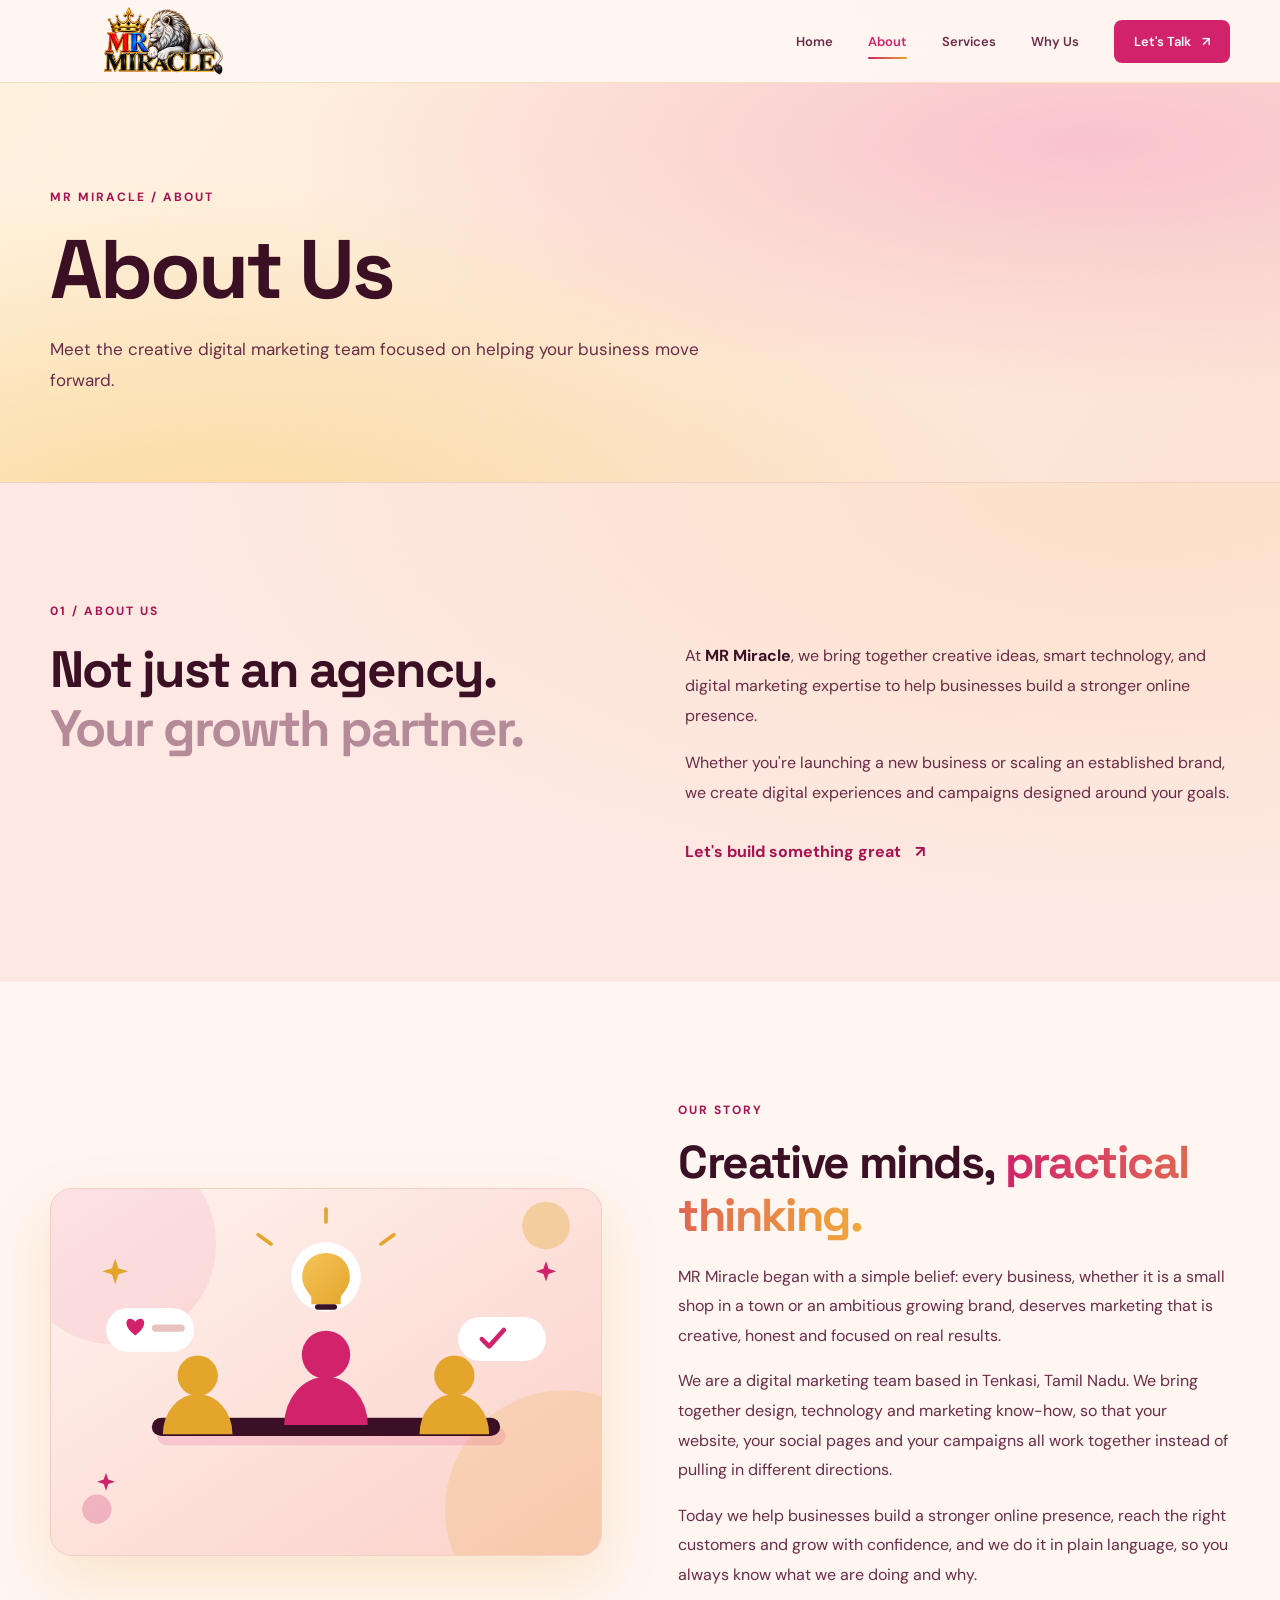
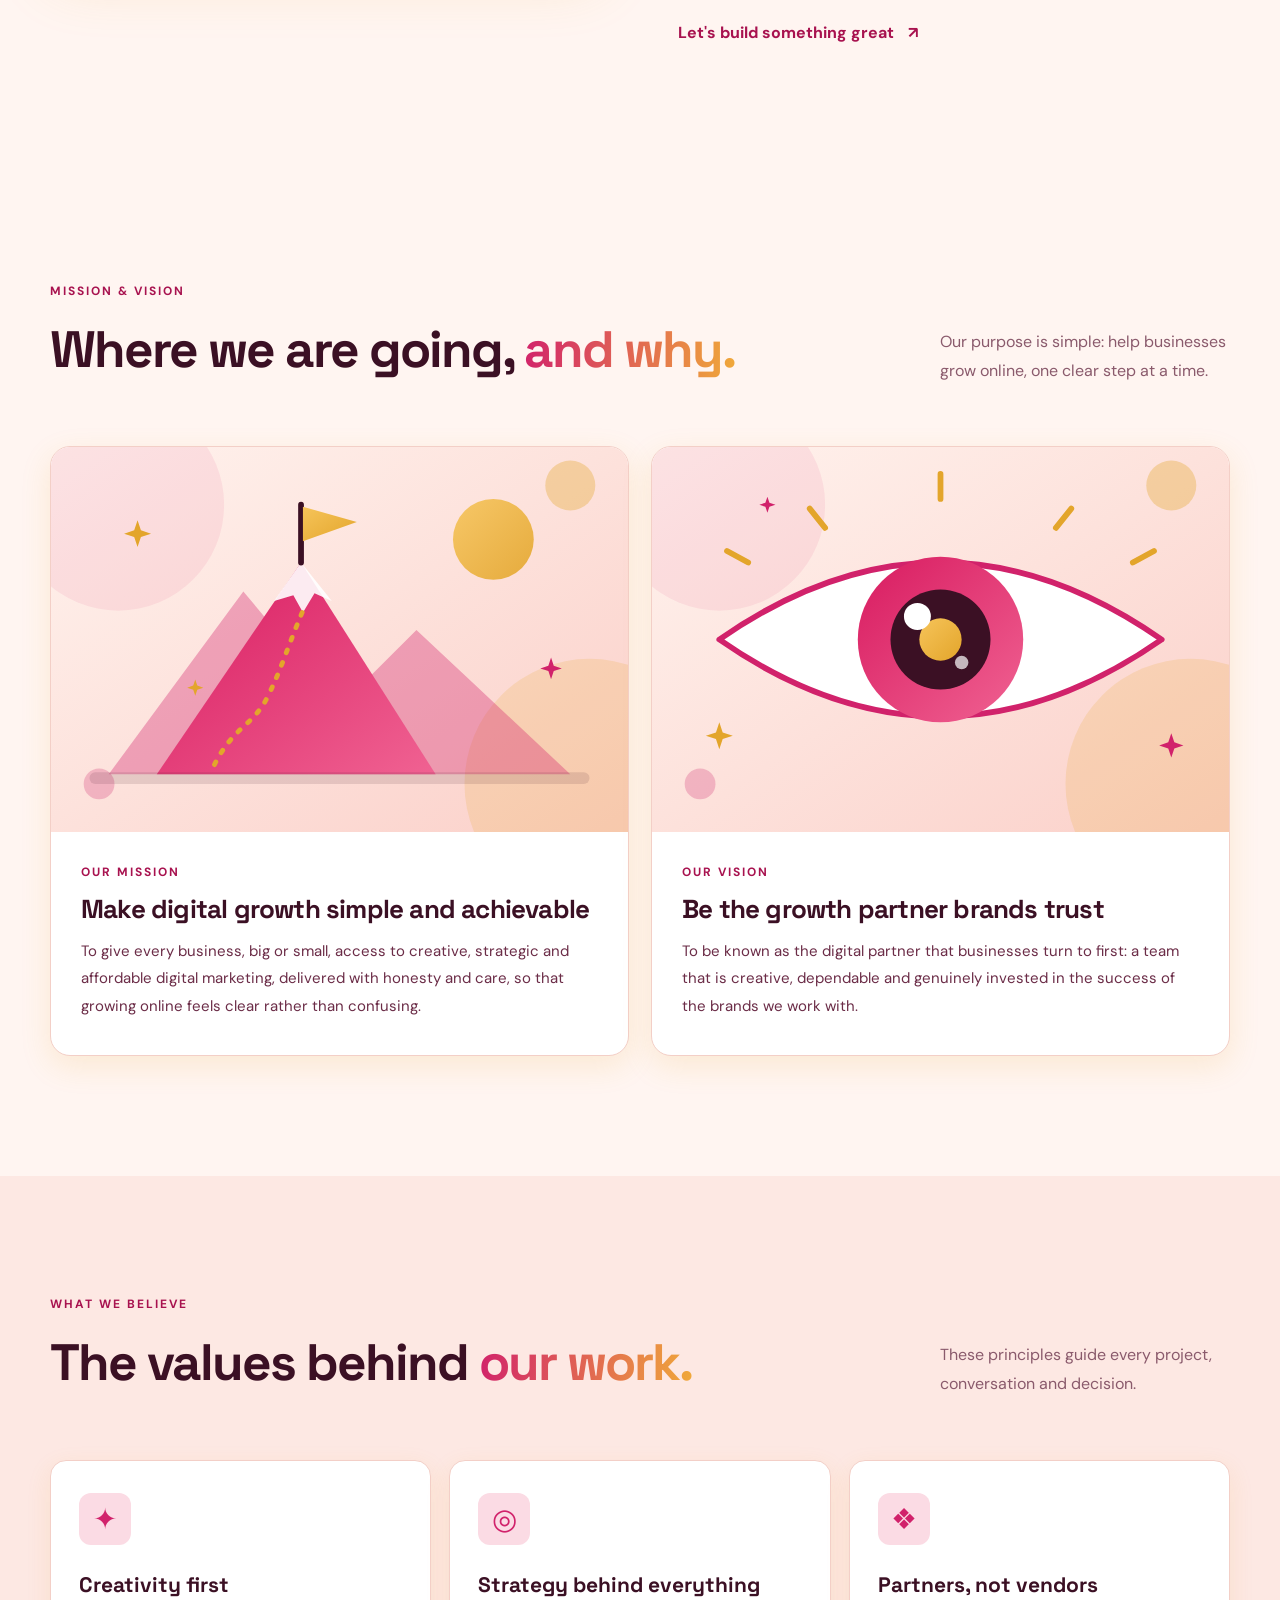
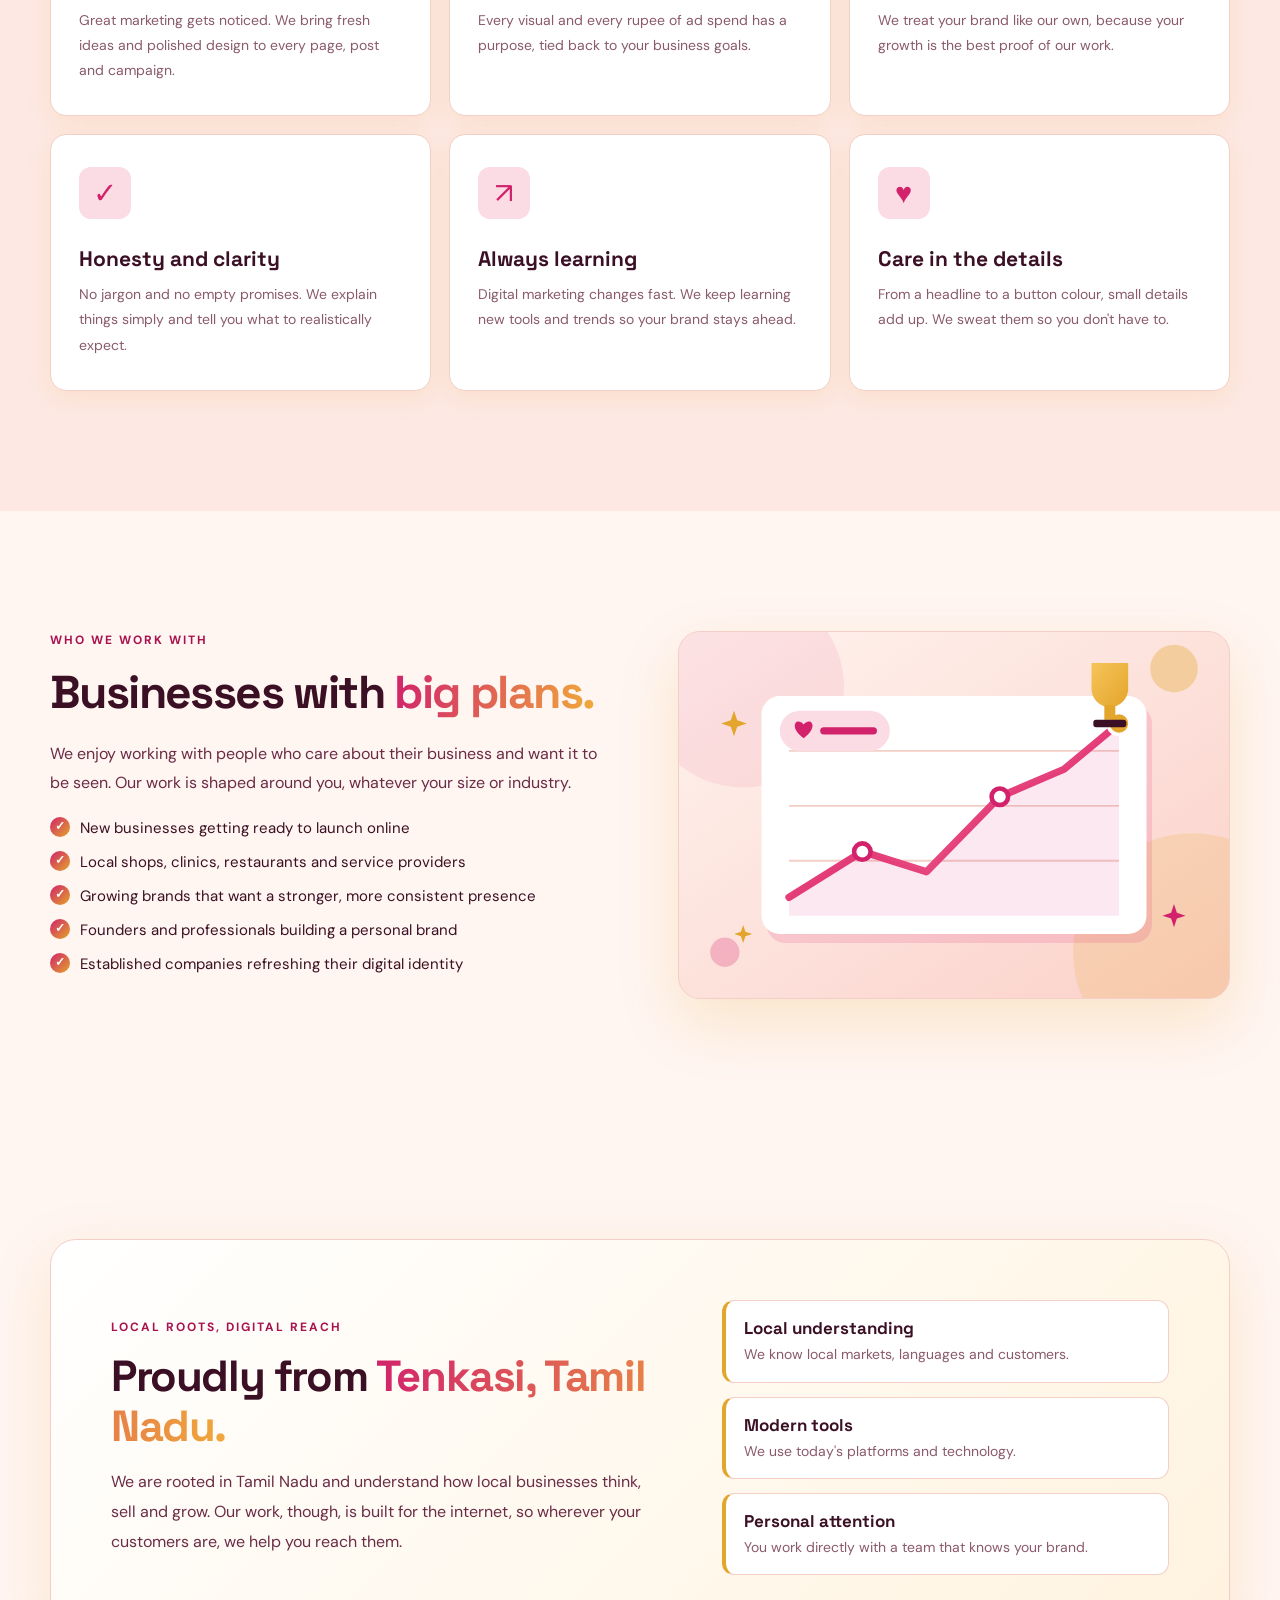
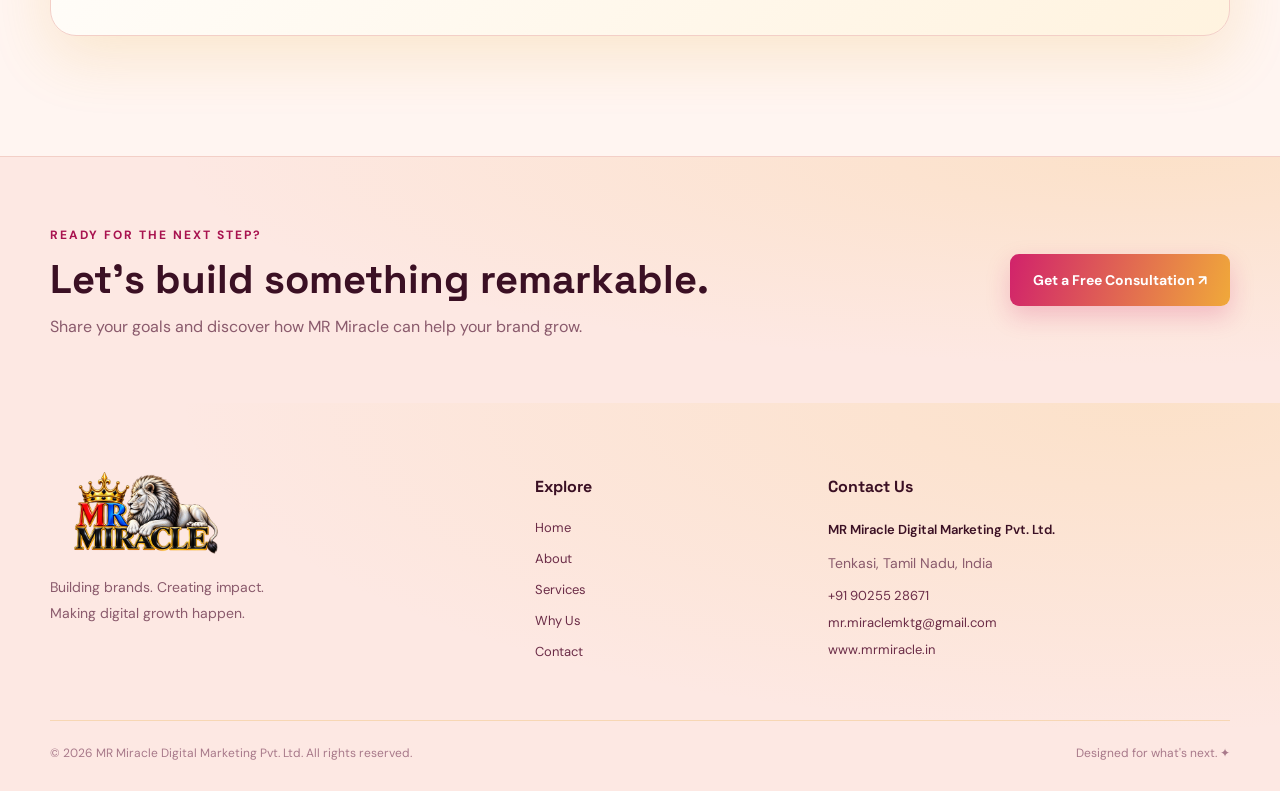
<file: about.html>
<!DOCTYPE html>
<html lang="en"><head>
<meta charset="utf-8"/>
<meta content="width=device-width, initial-scale=1.0" name="viewport"/>
<meta content="Meet the creative digital marketing team focused on helping your business move forward." name="description"/>
<title>About Us | MR Miracle</title>
<link href="/favicon.png" rel="icon" type="image/png"/>
<link href="/favicon.png" rel="shortcut icon"/>
<link href="https://fonts.googleapis.com" rel="preconnect"/>
<link crossorigin="" href="https://fonts.gstatic.com" rel="preconnect"/>
<link href="https://fonts.googleapis.com/css2?family=DM+Sans:wght@400;500;600;700&amp;family=Space+Grotesk:wght@400;500;600;700&amp;display=swap" rel="stylesheet"/>
<link href="style.css" rel="stylesheet"/>
</head><body><header class="header">
<div class="container nav">
<a class="logo" href="index.html">
<img alt="MR Miracle Logo" class="brand-logo" src="mrlogo.png"/>
</a>
<input class="menu-toggle" id="menu-toggle" type="checkbox"/>
<label aria-label="Toggle navigation" class="hamburger" for="menu-toggle">
<span></span>
<span></span>
<span></span>
</label>
<nav>
<a class="" href="index.html">Home</a>
<a aria-current="page" class="active" href="about.html">About</a>
<a class="" href="services.html">Services</a>
<a class="" href="why-us.html">Why Us</a>
<a class="nav-cta" href="contact.html">Let's Talk <span>↗</span></a>
</nav>
</div>
</header><main><section class="inner-hero"><div class="container"><span class="section-tag">MR MIRACLE / ABOUT</span><h1>About Us</h1><p>Meet the creative digital marketing team focused on helping your business move forward.</p></div></section><section class="section about" id="about">
<div class="container about-grid">
<div>
<div class="section-tag">01 / ABOUT US</div>
<h2>
            Not just an agency.<br/>
<span class="muted">Your growth partner.</span>
</h2>
</div>
<div>
<p>
            At <strong>MR Miracle</strong>, we bring together
            creative ideas, smart technology, and digital
            marketing expertise to help businesses build
            a stronger online presence.
          </p>
<p>
            Whether you're launching a new business or
            scaling an established brand, we create digital
            experiences and campaigns designed around your goals.
          </p>
<a class="text-link" href="contact.html">
            Let's build something great <span>↗</span>
</a>
</div>
</div>
</section><section class="section approach"><div class="container split">
<div class="split-media"><img src="[data-uri]" alt="Illustration of a team collaborating around a table with a bright idea" width="600" height="400" loading="lazy"></div>
<div class="split-copy"><div class="section-tag">OUR STORY</div><h2>Creative minds, <span class="gradient-text">practical thinking.</span></h2>
<p>MR Miracle began with a simple belief: every business, whether it is a small shop in a town or an ambitious growing brand, deserves marketing that is creative, honest and focused on real results.</p>
<p>We are a digital marketing team based in Tenkasi, Tamil Nadu. We bring together design, technology and marketing know-how, so that your website, your social pages and your campaigns all work together instead of pulling in different directions.</p>
<p>Today we help businesses build a stronger online presence, reach the right customers and grow with confidence, and we do it in plain language, so you always know what we are doing and why.</p>
<a class="text-link" href="contact.html">Let's build something great <span>↗</span></a></div></div></section>

<section class="section mission"><div class="container">
<div class="section-heading"><div><div class="section-tag">MISSION &amp; VISION</div><h2>Where we are going, <span class="gradient-text">and why.</span></h2></div><p>Our purpose is simple: help businesses grow online, one clear step at a time.</p></div>
<div class="mv-grid">
<article class="mv-card"><div class="mv-media"><img src="[data-uri]" alt="Illustration of a flag planted on the peak of a mountain" width="600" height="400" loading="lazy"></div><div class="mv-copy"><span class="section-tag">OUR MISSION</span><h3>Make digital growth simple and achievable</h3><p>To give every business, big or small, access to creative, strategic and affordable digital marketing, delivered with honesty and care, so that growing online feels clear rather than confusing.</p></div></article>
<article class="mv-card"><div class="mv-media"><img src="[data-uri]" alt="Illustration of a large eye with a star glint, symbolising vision" width="600" height="400" loading="lazy"></div><div class="mv-copy"><span class="section-tag">OUR VISION</span><h3>Be the growth partner brands trust</h3><p>To be known as the digital partner that businesses turn to first: a team that is creative, dependable and genuinely invested in the success of the brands we work with.</p></div></article>
</div></div></section>

<section class="section values"><div class="container">
<div class="section-heading"><div><div class="section-tag">WHAT WE BELIEVE</div><h2>The values behind <span class="gradient-text">our work.</span></h2></div><p>These principles guide every project, conversation and decision.</p></div>
<div class="values-grid">
<div class="value-card"><div class="service-icon">✦</div><h3>Creativity first</h3><p>Great marketing gets noticed. We bring fresh ideas and polished design to every page, post and campaign.</p></div>
<div class="value-card"><div class="service-icon">◎</div><h3>Strategy behind everything</h3><p>Every visual and every rupee of ad spend has a purpose, tied back to your business goals.</p></div>
<div class="value-card"><div class="service-icon">❖</div><h3>Partners, not vendors</h3><p>We treat your brand like our own, because your growth is the best proof of our work.</p></div>
<div class="value-card"><div class="service-icon">✓</div><h3>Honesty and clarity</h3><p>No jargon and no empty promises. We explain things simply and tell you what to realistically expect.</p></div>
<div class="value-card"><div class="service-icon">↗</div><h3>Always learning</h3><p>Digital marketing changes fast. We keep learning new tools and trends so your brand stays ahead.</p></div>
<div class="value-card"><div class="service-icon">♥</div><h3>Care in the details</h3><p>From a headline to a button colour, small details add up. We sweat them so you don't have to.</p></div>
</div></div></section>

<section class="section split-section"><div class="container split reverse">
<div class="split-media"><img src="[data-uri]" alt="Illustration of a growth chart climbing towards a trophy" width="600" height="400" loading="lazy"></div>
<div class="split-copy"><div class="section-tag">WHO WE WORK WITH</div><h2>Businesses with <span class="gradient-text">big plans.</span></h2>
<p>We enjoy working with people who care about their business and want it to be seen. Our work is shaped around you, whatever your size or industry.</p>
<ul class="check-list"><li>New businesses getting ready to launch online</li><li>Local shops, clinics, restaurants and service providers</li><li>Growing brands that want a stronger, more consistent presence</li><li>Founders and professionals building a personal brand</li><li>Established companies refreshing their digital identity</li></ul></div></div></section>

<section class="section roots"><div class="container roots-box">
<div><div class="section-tag">LOCAL ROOTS, DIGITAL REACH</div><h2>Proudly from <span class="gradient-text">Tenkasi, Tamil Nadu.</span></h2>
<p>We are rooted in Tamil Nadu and understand how local businesses think, sell and grow. Our work, though, is built for the internet, so wherever your customers are, we help you reach them.</p></div>
<div class="roots-points"><div><strong>Local understanding</strong><span>We know local markets, languages and customers.</span></div><div><strong>Modern tools</strong><span>We use today's platforms and technology.</span></div><div><strong>Personal attention</strong><span>You work directly with a team that knows your brand.</span></div></div>
</div></section>
<section class="page-next"><div class="container"><div><span class="section-tag">READY FOR THE NEXT STEP?</span><h2>Let’s build something remarkable.</h2><p>Share your goals and discover how MR Miracle can help your brand grow.</p></div><a class="btn btn-primary" href="contact.html">Get a Free Consultation ↗</a></div></section></main><footer>
<div class="container footer-main">
<div class="footer-brand">
<a class="logo" href="index.html"><img alt="MR Miracle Logo" class="brand-logo" src="mrlogo.png"/></a>
<p>Building brands. Creating impact.<br/>Making digital growth happen.</p>
</div>
<div class="footer-navigation">
<h3>Explore</h3>
<div class="footer-links">
<a href="index.html">Home</a>
<a href="about.html">About</a>
<a href="services.html">Services</a>
<a href="why-us.html">Why Us</a>
<a href="contact.html">Contact</a>
</div>
</div>
<div class="footer-contact">
<h3>Contact Us</h3>
<strong>MR Miracle Digital Marketing Pvt. Ltd.</strong>
<p>Tenkasi, Tamil Nadu, India</p>
<a href="tel:+919025528671">+91 90255 28671</a>
<a href="mailto:mr.miraclemktg@gmail.com">mr.miraclemktg@gmail.com</a>
<a href="https://www.mrmiracle.in" rel="noopener noreferrer" target="_blank">www.mrmiracle.in</a>
</div>
</div>
<div class="container footer-bottom">
<span>© 2026 MR Miracle Digital Marketing Pvt. Ltd. All rights reserved.</span>
<span>Designed for what's next. ✦</span>
</div>
</footer><script>document.querySelectorAll(".header nav a").forEach(a=>a.addEventListener("click",()=>{const t=document.getElementById("menu-toggle");if(t)t.checked=false;}));</script></body></html>
</file>
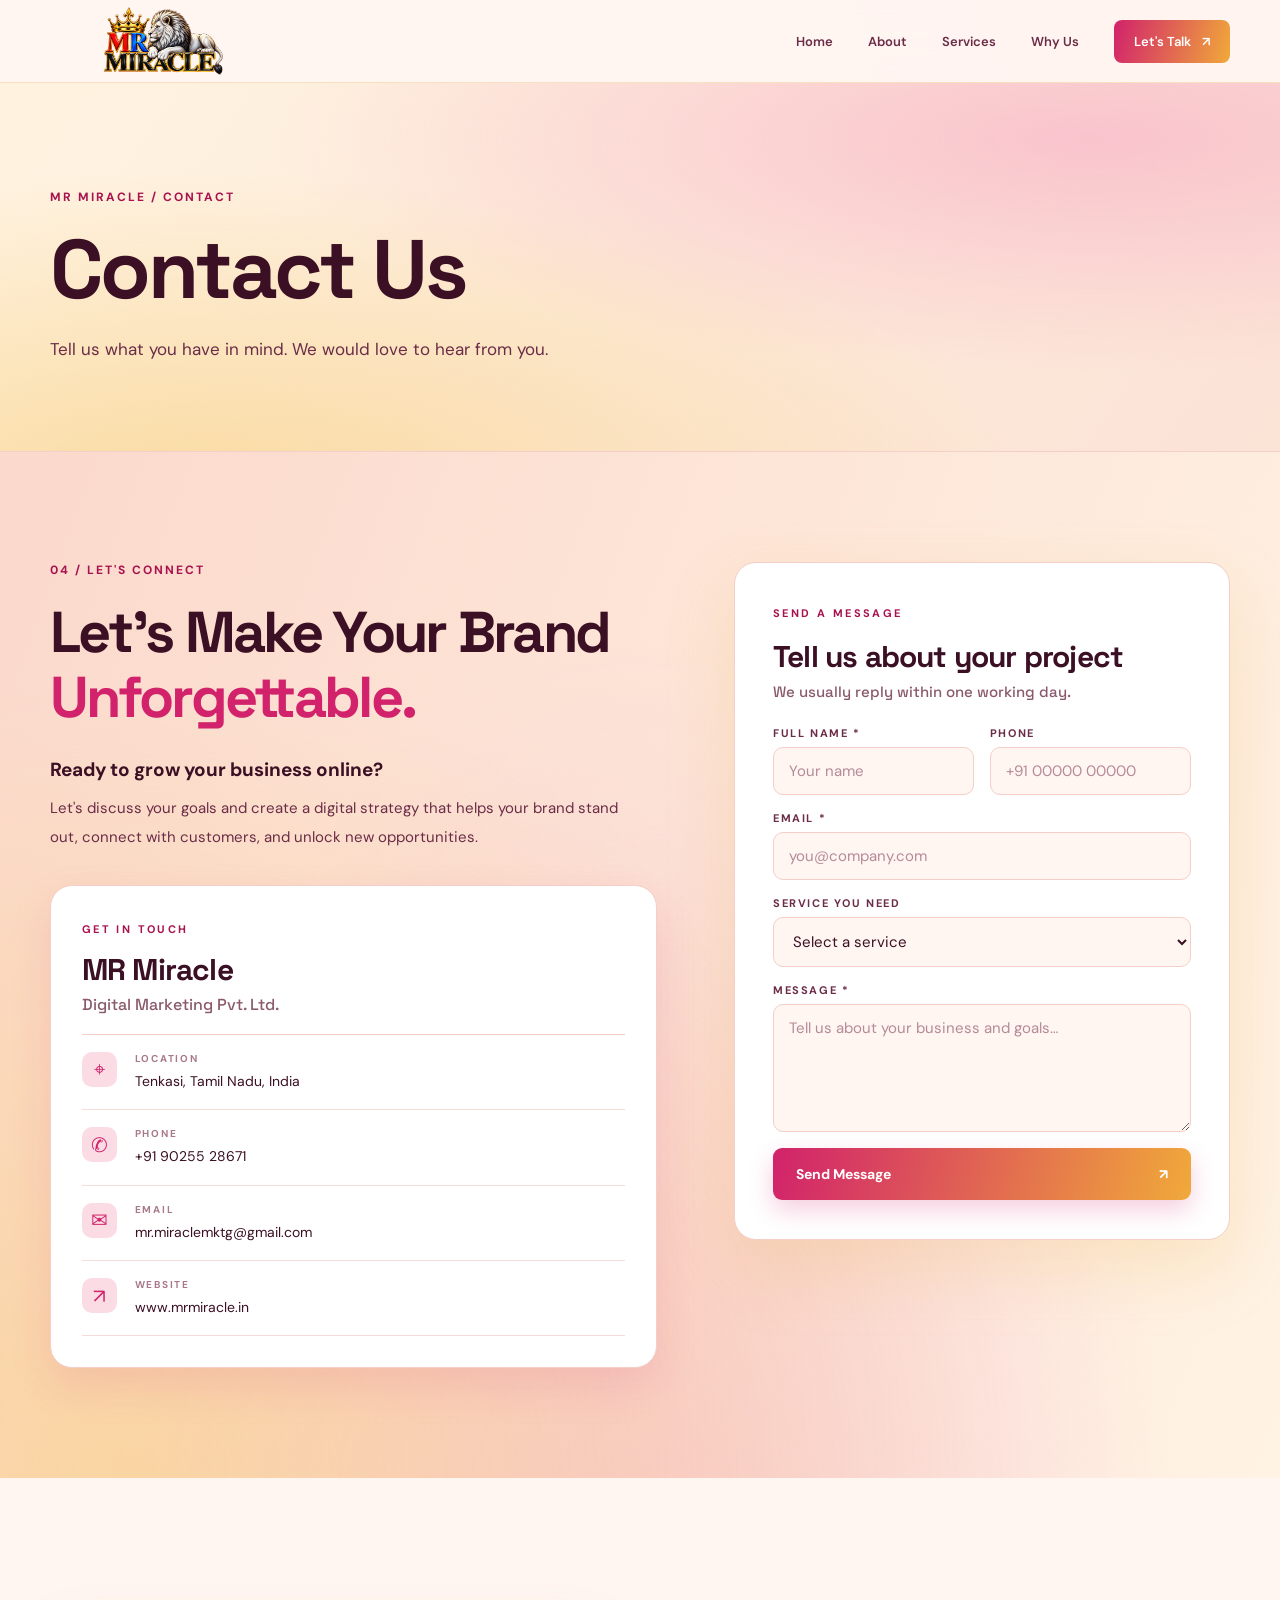
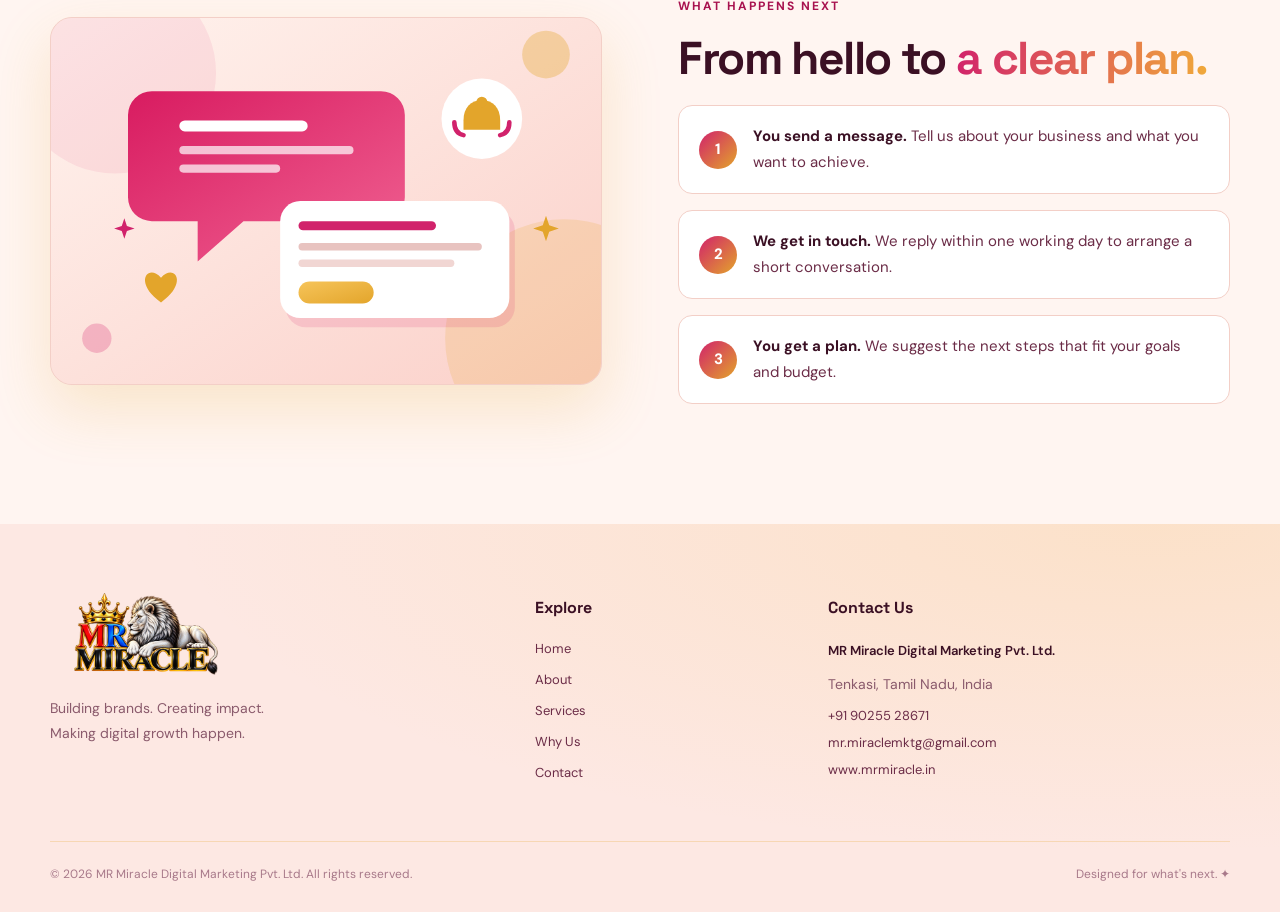
<file: contact.html>
<!DOCTYPE html>

<html lang="en"><head>
<meta charset="utf-8"/>
<meta content="width=device-width, initial-scale=1.0" name="viewport"/>
<meta content="Tell us what you have in mind. We would love to hear from you." name="description"/>
<title>Contact Us | MR Miracle</title>
<link href="/favicon.png" rel="icon" type="image/png"/>
<link href="/favicon.png" rel="shortcut icon"/>
<link href="https://fonts.googleapis.com" rel="preconnect"/>
<link crossorigin="" href="https://fonts.gstatic.com" rel="preconnect"/>
<link href="https://fonts.googleapis.com/css2?family=DM+Sans:wght@400;500;600;700&amp;family=Space+Grotesk:wght@400;500;600;700&amp;display=swap" rel="stylesheet"/>
<link href="style.css" rel="stylesheet"/>
</head><body><header class="header">
<div class="container nav">
<a class="logo" href="index.html">
<img alt="MR Miracle Logo" class="brand-logo" src="mrlogo.png"/>
</a>
<input class="menu-toggle" id="menu-toggle" type="checkbox"/>
<label aria-label="Toggle navigation" class="hamburger" for="menu-toggle">
<span></span>
<span></span>
<span></span>
</label>
<nav>
<a class="" href="index.html">Home</a>
<a class="" href="about.html">About</a>
<a class="" href="services.html">Services</a>
<a class="" href="why-us.html">Why Us</a>
<a aria-current="page" class="nav-cta active" href="contact.html">Let's Talk <span>↗</span></a>
</nav>
</div>
</header><main><section class="inner-hero"><div class="container"><span class="section-tag">MR MIRACLE / CONTACT</span><h1>Contact Us</h1><p>Tell us what you have in mind. We would love to hear from you.</p></div></section><section aria-labelledby="contact-title" class="cta-section" id="contact">
<div class="container contact-layout">
<div class="contact-intro">
<div class="section-tag">04 / LET'S CONNECT</div>
<h2 id="contact-title">Let's Make Your Brand <span>Unforgettable.</span></h2>
<p class="contact-question">Ready to grow your business online?</p>
<p class="contact-description">Let's discuss your goals and create a digital strategy that helps your brand stand out, connect with customers, and unlock new opportunities.</p>
<div class="contact-card">
<span class="contact-card-label">GET IN TOUCH</span>
<h3>MR Miracle <span>Digital Marketing Pvt. Ltd.</span></h3>
<div class="contact-details">
<div class="contact-detail"><span aria-hidden="true" class="contact-detail-icon">⌖</span><div><span class="contact-detail-label">LOCATION</span><p>Tenkasi, Tamil Nadu, India</p></div></div>
<div class="contact-detail"><span aria-hidden="true" class="contact-detail-icon">✆</span><div><span class="contact-detail-label">PHONE</span><a href="tel:+919025528671">+91 90255 28671</a></div></div>
<div class="contact-detail"><span aria-hidden="true" class="contact-detail-icon">✉</span><div><span class="contact-detail-label">EMAIL</span><a href="mailto:mr.miraclemktg@gmail.com">mr.miraclemktg@gmail.com</a></div></div>
<div class="contact-detail"><span aria-hidden="true" class="contact-detail-icon">↗</span><div><span class="contact-detail-label">WEBSITE</span><a href="https://www.mrmiracle.in" rel="noopener noreferrer" target="_blank">www.mrmiracle.in</a></div></div>
</div>
</div>
</div>
<div class="contact-form-card">
<span class="contact-card-label">SEND A MESSAGE</span>
<h3>Tell us about your project <span>We usually reply within one working day.</span></h3>
<p class="form-success" id="form-success" role="status" hidden>Thank you! Your message has been sent. We'll be in touch soon.</p>
<form class="contact-form" action="https://formsubmit.co/mr.miraclemktg@gmail.com" method="POST">
<input type="hidden" name="_subject" value="New enquiry from the MR Miracle website">
<input type="hidden" name="_template" value="table">
<input type="hidden" name="_captcha" value="false">
<input type="hidden" name="_next" value="https://www.mrmiracle.in/contact.html?sent=1">
<input type="text" name="_honey" tabindex="-1" autocomplete="off" style="display:none" aria-hidden="true">
<div class="form-row">
<label class="form-field"><span>Full name *</span><input type="text" name="name" placeholder="Your name" required autocomplete="name"></label>
<label class="form-field"><span>Phone</span><input type="tel" name="phone" placeholder="+91 00000 00000" autocomplete="tel"></label>
</div>
<label class="form-field"><span>Email *</span><input type="email" name="email" placeholder="you@company.com" required autocomplete="email"></label>
<label class="form-field"><span>Service you need</span>
<select name="service">
<option value="">Select a service</option>
<option>Website Development</option>
<option>Search Engine Optimization</option>
<option>Local SEO</option>
<option>Social Media Management</option>
<option>Meta Ads Campaign</option>
<option>Google Ads Campaign</option>
<option>LinkedIn Personal Branding</option>
<option>Email Marketing</option>
<option>Video Creative Services</option>
<option>Digital Growth Strategy</option>
<option>Not sure yet</option>
</select></label>
<label class="form-field"><span>Message *</span><textarea name="message" rows="5" placeholder="Tell us about your business and goals…" required></textarea></label>
<button class="btn btn-primary form-submit" type="submit">Send Message <span aria-hidden="true">↗</span></button>
</form>
</div>
</div>

</section><section class="section split-section"><div class="container split">
<div class="split-media"><img src="[data-uri]" alt="Illustration of a chat bubble and an enquiry form with a friendly contact person" width="600" height="400" loading="lazy"></div>
<div class="split-copy"><div class="section-tag">WHAT HAPPENS NEXT</div><h2>From hello to <span class="gradient-text">a clear plan.</span></h2>
<ol class="step-list"><li><strong>You send a message.</strong> Tell us about your business and what you want to achieve.</li><li><strong>We get in touch.</strong> We reply within one working day to arrange a short conversation.</li><li><strong>You get a plan.</strong> We suggest the next steps that fit your goals and budget.</li></ol></div></div></section></main><footer>
<div class="container footer-main">
<div class="footer-brand">
<a class="logo" href="index.html"><img alt="MR Miracle Logo" class="brand-logo" src="mrlogo.png"/></a>
<p>Building brands. Creating impact.<br/>Making digital growth happen.</p>
</div>
<div class="footer-navigation">
<h3>Explore</h3>
<div class="footer-links">
<a href="index.html">Home</a>
<a href="about.html">About</a>
<a href="services.html">Services</a>
<a href="why-us.html">Why Us</a>
<a href="contact.html">Contact</a>
</div>
</div>
<div class="footer-contact">
<h3>Contact Us</h3>
<strong>MR Miracle Digital Marketing Pvt. Ltd.</strong>
<p>Tenkasi, Tamil Nadu, India</p>
<a href="tel:+919025528671">+91 90255 28671</a>
<a href="mailto:mr.miraclemktg@gmail.com">mr.miraclemktg@gmail.com</a>
<a href="https://www.mrmiracle.in" rel="noopener noreferrer" target="_blank">www.mrmiracle.in</a>
</div>
</div>
<div class="container footer-bottom">
<span>© 2026 MR Miracle Digital Marketing Pvt. Ltd. All rights reserved.</span>
<span>Designed for what's next. ✦</span>
</div>
</footer><script>document.querySelectorAll(".header nav a").forEach(a=>a.addEventListener("click",()=>{const t=document.getElementById("menu-toggle");if(t)t.checked=false;}));</script><script>if(/[?&]sent=1/.test(location.search)){var s=document.getElementById("form-success");if(s){s.hidden=false;s.scrollIntoView({block:"center"});}}</script></body></html>
</file>
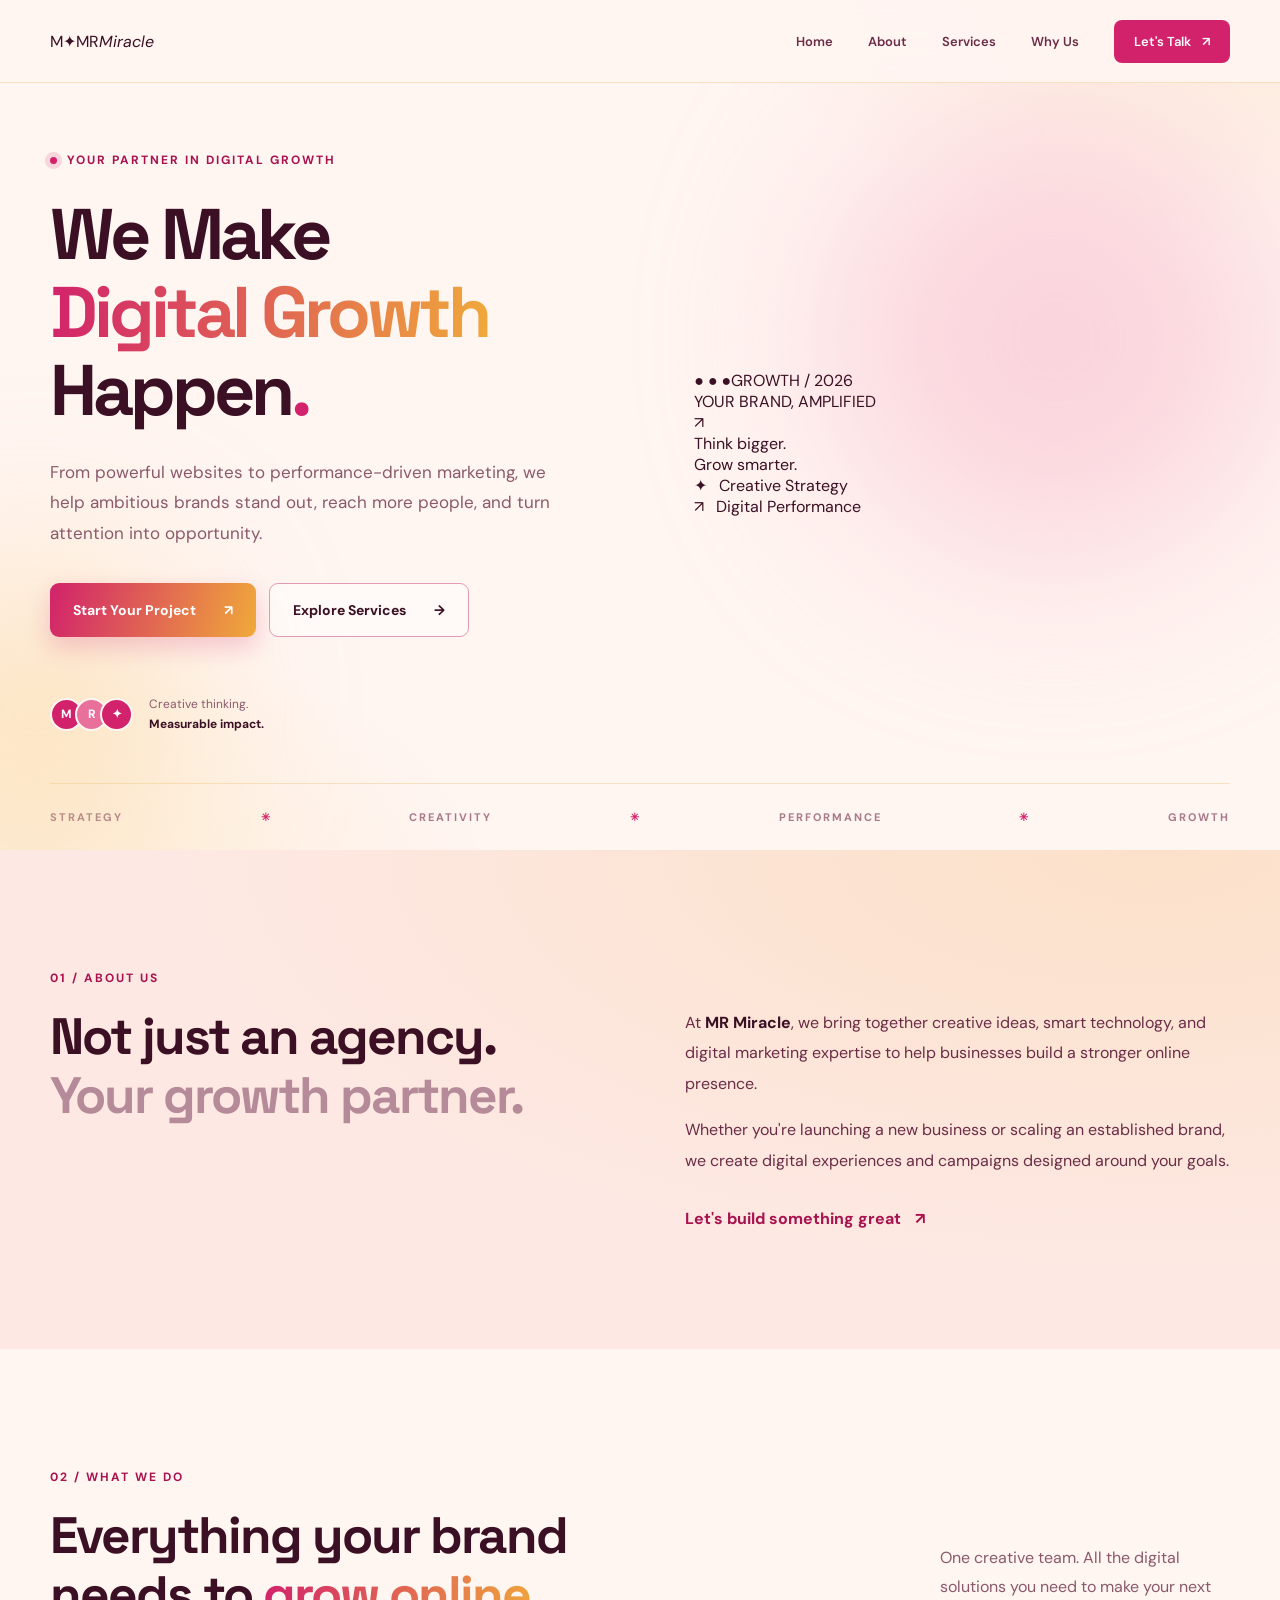
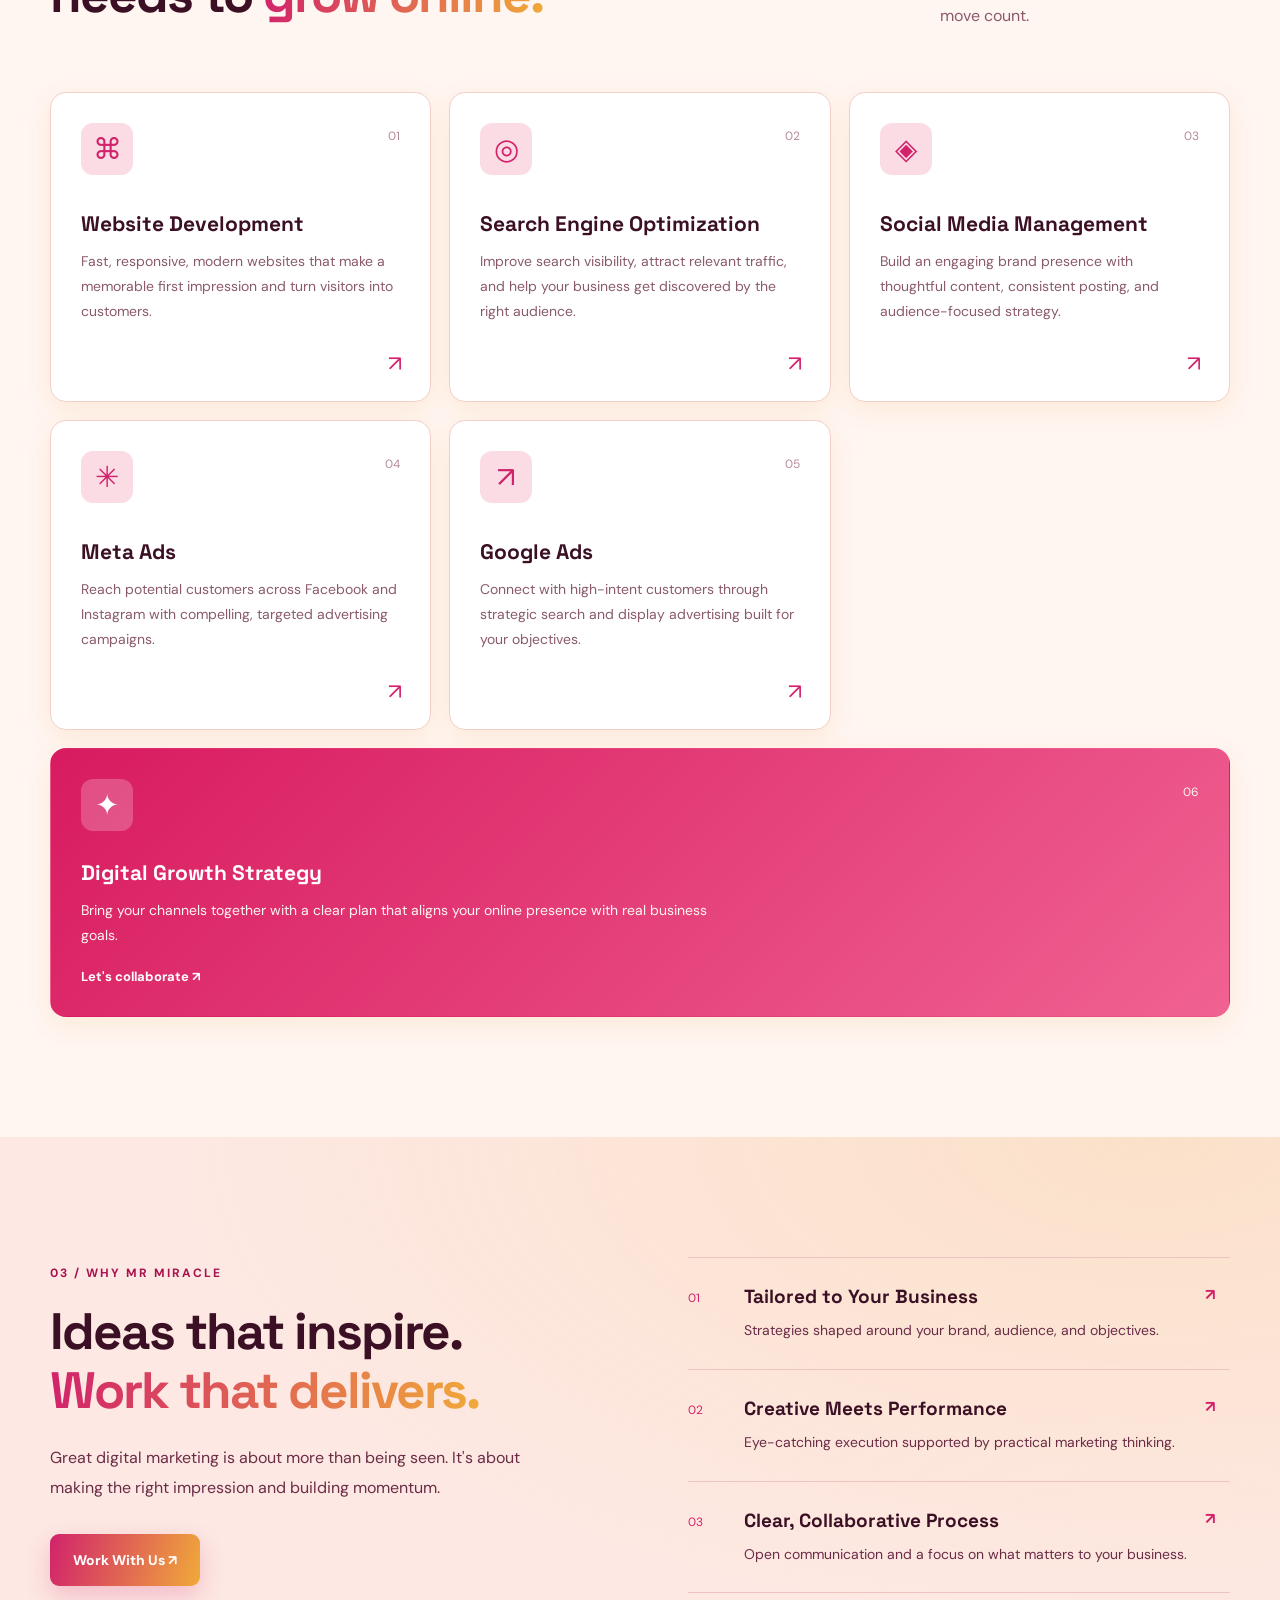
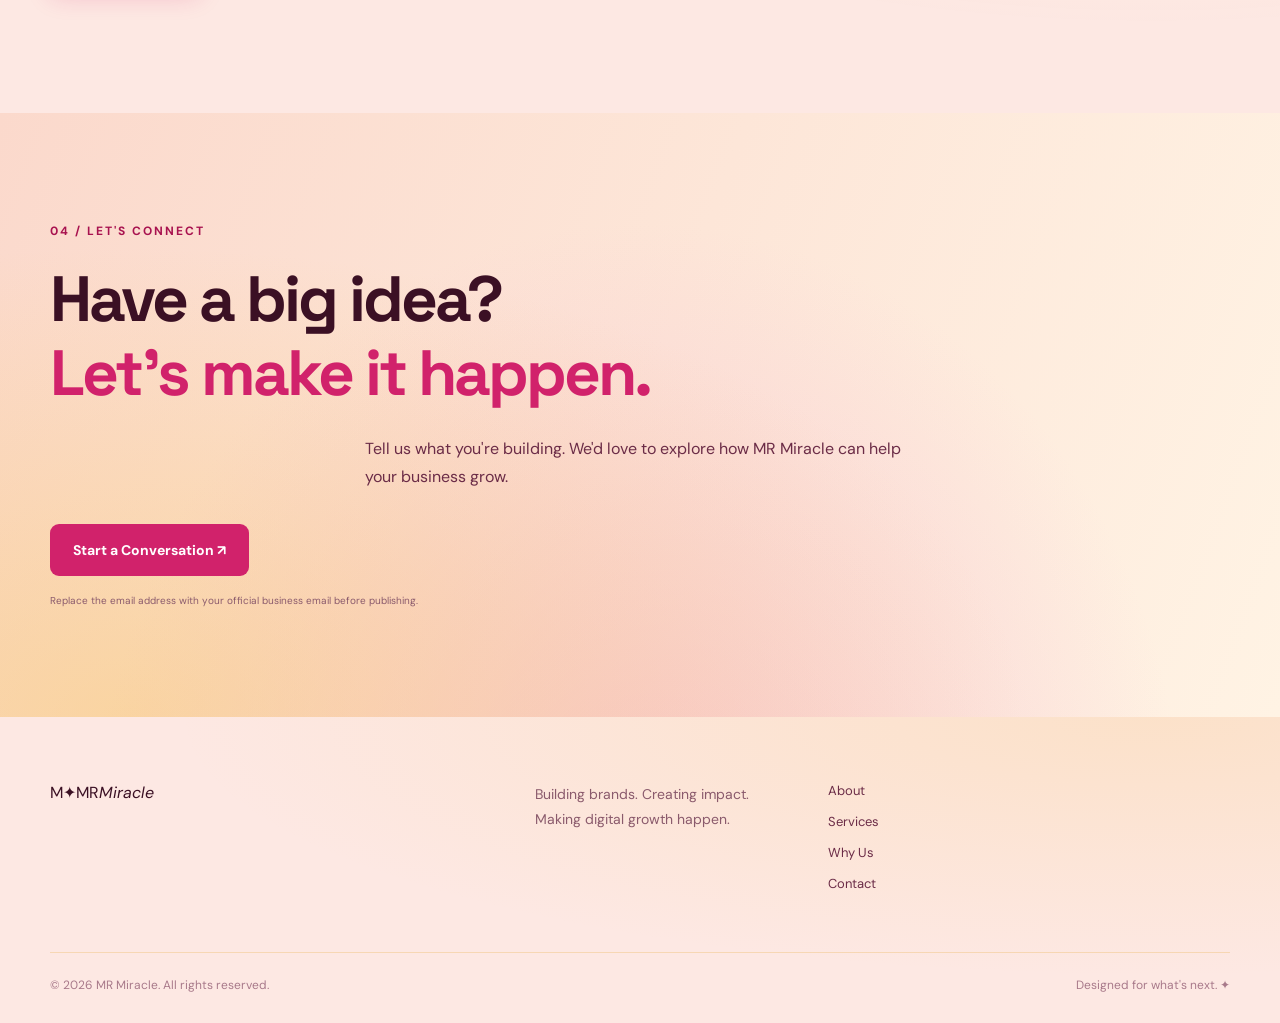
<file: home.html>
<!DOCTYPE html>
<html lang="en">
<head>
<meta charset="UTF-8"><meta name="viewport" content="width=device-width,initial-scale=1">
<meta name="description" content="MR Miracle delivers website development, SEO, social media management, Meta Ads and Google Ads services.">
<title>MR Miracle | Digital Marketing Agency</title>
<link rel="stylesheet" href="style.css">
</head>
<body>
<header class="header"><div class="container nav"><a href="#home" class="logo"><span class="logo-mark">M<span>✦</span></span> MR <em>Miracle</em></a><input type="checkbox" id="menu-toggle" class="menu-toggle"><label for="menu-toggle" class="hamburger" aria-label="Toggle navigation"><span></span><span></span><span></span></label><nav><a href="#home">Home</a><a href="#about">About</a><a href="#services">Services</a><a href="#why-us">Why Us</a><a href="#contact" class="nav-cta">Let's Talk <span>↗</span></a></nav></div></header>
<main>
<section class="hero" id="home"><div class="glow glow-one"></div><div class="glow glow-two"></div><div class="container hero-grid"><div class="hero-copy"><div class="eyebrow"><span class="live-dot"></span> YOUR PARTNER IN DIGITAL GROWTH</div><h1>We Make<br><span class="gradient-text">Digital Growth</span><br>Happen<span class="period">.</span></h1><p>From powerful websites to performance-driven marketing, we help ambitious brands stand out, reach more people, and turn attention into opportunity.</p><div class="hero-actions"><a class="btn btn-primary" href="#contact">Start Your Project <span>↗</span></a><a class="btn btn-outline" href="#services">Explore Services <span>→</span></a></div><div class="hero-bottom"><span class="avatars"><b>M</b><b>R</b><b>✦</b></span><span>Creative thinking.<br><strong>Measurable impact.</strong></span></div></div><div class="hero-art" aria-hidden="true"><div class="orbit orbit-one"></div><div class="orbit orbit-two"></div><div class="visual-panel"><div class="panel-top"><span class="dots">● ● ●</span><span>GROWTH / 2026</span></div><div class="panel-content"><div class="small-label">YOUR BRAND, AMPLIFIED</div><div class="giant-arrow">↗</div><div class="visual-title">Think bigger.<br><span>Grow smarter.</span></div><div class="panel-bars"><i></i><i></i><i></i><i></i><i></i><i></i><i></i></div></div></div><div class="floating-chip chip-one">✦ &nbsp; Creative Strategy</div><div class="floating-chip chip-two">↗ &nbsp; Digital Performance</div></div></div><div class="container hero-footnote"><span>STRATEGY</span><span>✳</span><span>CREATIVITY</span><span>✳</span><span>PERFORMANCE</span><span>✳</span><span>GROWTH</span></div></section>
<section class="section about" id="about"><div class="container about-grid"><div><div class="section-tag">01 / ABOUT US</div><h2>Not just an agency.<br><span class="muted">Your growth partner.</span></h2></div><div><p>At <strong>MR Miracle</strong>, we bring together creative ideas, smart technology, and digital marketing expertise to help businesses build a stronger online presence.</p><p>Whether you're launching a new business or scaling an established brand, we create digital experiences and campaigns designed around your goals.</p><a href="#contact" class="text-link">Let's build something great <span>↗</span></a></div></div></section>
<section class="section services" id="services"><div class="container"><div class="section-heading"><div><div class="section-tag">02 / WHAT WE DO</div><h2>Everything your brand<br>needs to <span class="gradient-text">grow online.</span></h2></div><p>One creative team. All the digital solutions you need to make your next move count.</p></div><div class="service-grid"><article class="service-card"><div class="service-icon">⌘</div><span class="service-number">01</span><h3>Website Development</h3><p>Fast, responsive, modern websites that make a memorable first impression and turn visitors into customers.</p><span class="card-arrow">↗</span></article><article class="service-card"><div class="service-icon">◎</div><span class="service-number">02</span><h3>Search Engine Optimization</h3><p>Improve search visibility, attract relevant traffic, and help your business get discovered by the right audience.</p><span class="card-arrow">↗</span></article><article class="service-card"><div class="service-icon">◈</div><span class="service-number">03</span><h3>Social Media Management</h3><p>Build an engaging brand presence with thoughtful content, consistent posting, and audience-focused strategy.</p><span class="card-arrow">↗</span></article><article class="service-card"><div class="service-icon">✳</div><span class="service-number">04</span><h3>Meta Ads</h3><p>Reach potential customers across Facebook and Instagram with compelling, targeted advertising campaigns.</p><span class="card-arrow">↗</span></article><article class="service-card"><div class="service-icon">↗</div><span class="service-number">05</span><h3>Google Ads</h3><p>Connect with high-intent customers through strategic search and display advertising built for your objectives.</p><span class="card-arrow">↗</span></article><article class="service-card feature-card"><div class="service-icon">✦</div><span class="service-number">06</span><h3>Digital Growth Strategy</h3><p>Bring your channels together with a clear plan that aligns your online presence with real business goals.</p><a href="#contact">Let's collaborate ↗</a></article></div></div></section>
<section class="section why" id="why-us"><div class="container why-grid"><div><div class="section-tag">03 / WHY MR MIRACLE</div><h2>Ideas that inspire.<br><span class="gradient-text">Work that delivers.</span></h2><p>Great digital marketing is about more than being seen. It's about making the right impression and building momentum.</p><a href="#contact" class="btn btn-primary">Work With Us ↗</a></div><div class="benefits"><div class="benefit"><span>01</span><div><h3>Tailored to Your Business</h3><p>Strategies shaped around your brand, audience, and objectives.</p></div><b>↗</b></div><div class="benefit"><span>02</span><div><h3>Creative Meets Performance</h3><p>Eye-catching execution supported by practical marketing thinking.</p></div><b>↗</b></div><div class="benefit"><span>03</span><div><h3>Clear, Collaborative Process</h3><p>Open communication and a focus on what matters to your business.</p></div><b>↗</b></div></div></div></section>
<section class="cta-section" id="contact"><div class="container cta-inner"><div class="section-tag">04 / LET'S CONNECT</div><h2>Have a big idea?<br><span>Let's make it happen.</span></h2><p>Tell us what you're building. We'd love to explore how MR Miracle can help your business grow.</p><a class="btn btn-light" href="mailto:hello@mrmiracle.com?subject=Project%20Enquiry%20-%20MR%20Miracle">Start a Conversation ↗</a><small>Replace the email address with your official business email before publishing.</small></div></section>
</main><footer><div class="container footer-main"><a href="#home" class="logo"><span class="logo-mark">M<span>✦</span></span> MR <em>Miracle</em></a><p>Building brands. Creating impact.<br>Making digital growth happen.</p><div class="footer-links"><a href="#about">About</a><a href="#services">Services</a><a href="#why-us">Why Us</a><a href="#contact">Contact</a></div></div><div class="container footer-bottom"><span>© 2026 MR Miracle. All rights reserved.</span><span>Designed for what's next. ✦</span></div></footer>
</body></html>
</file>
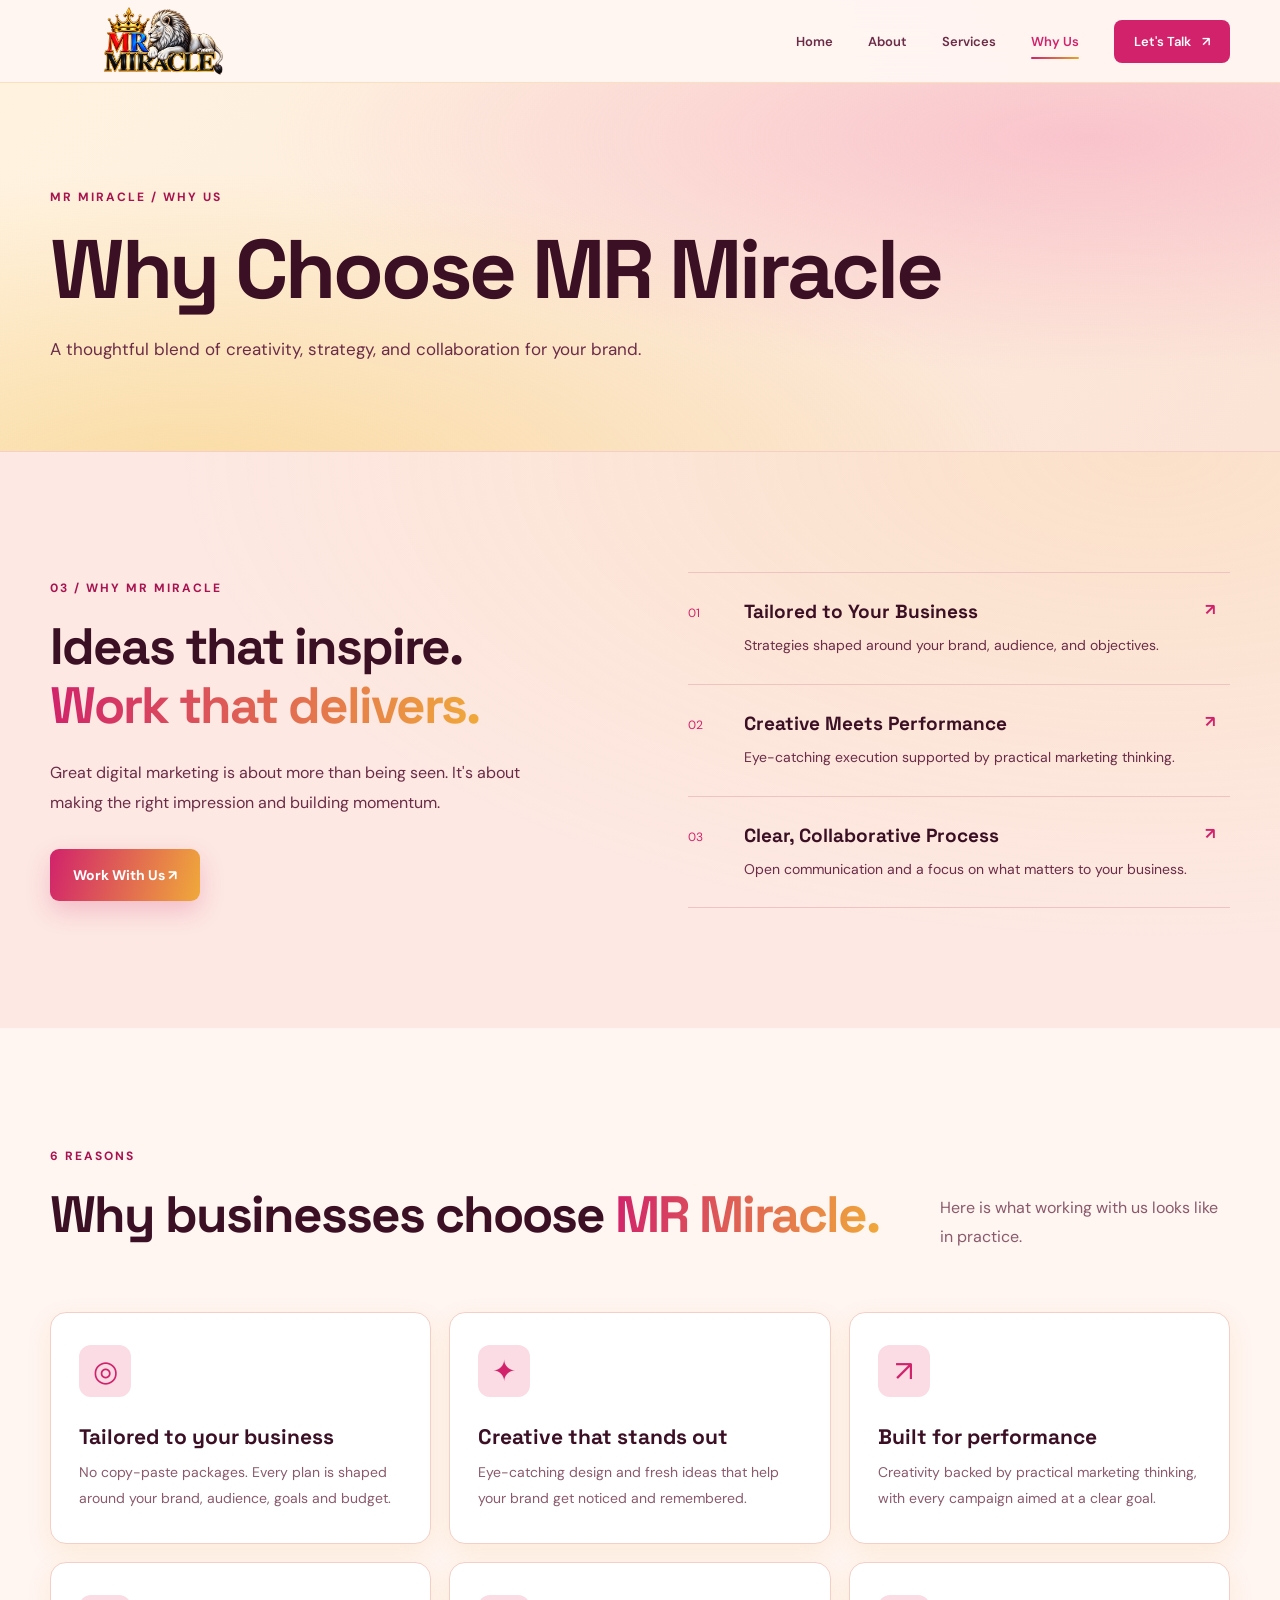
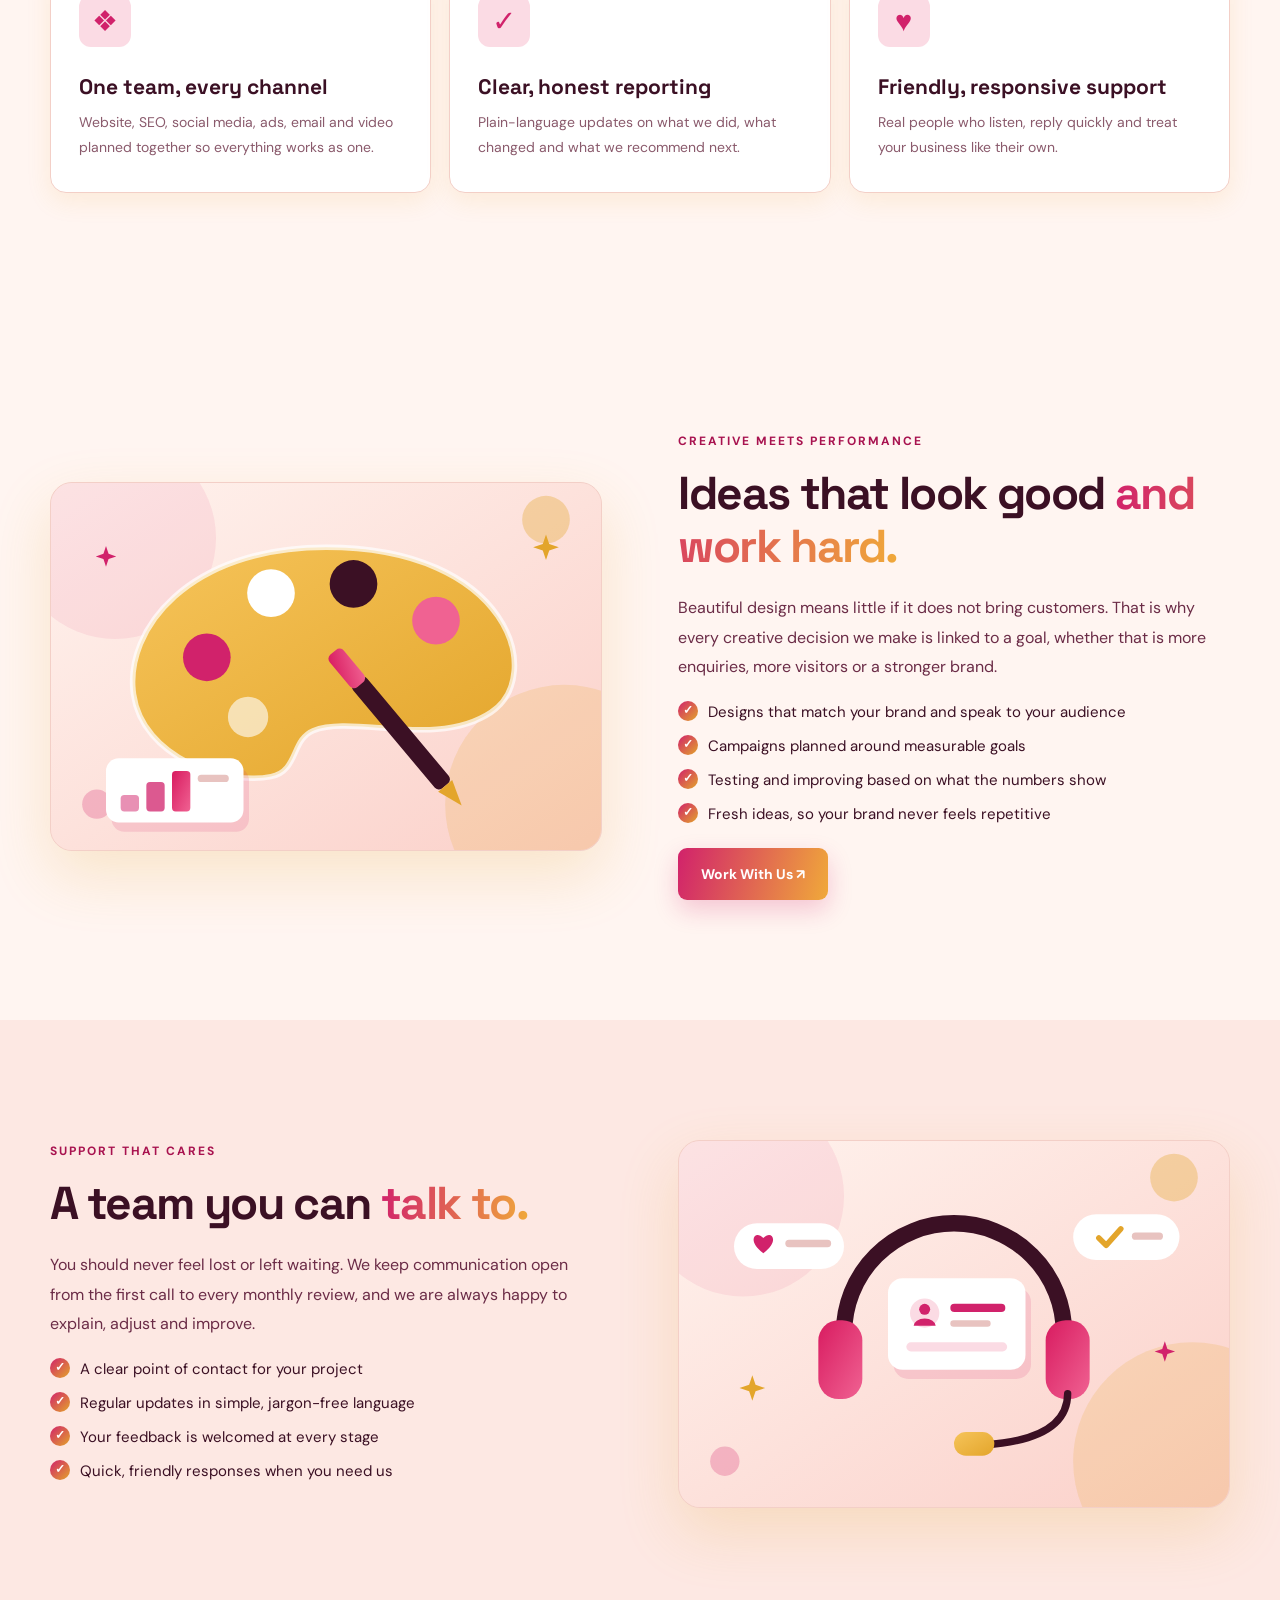
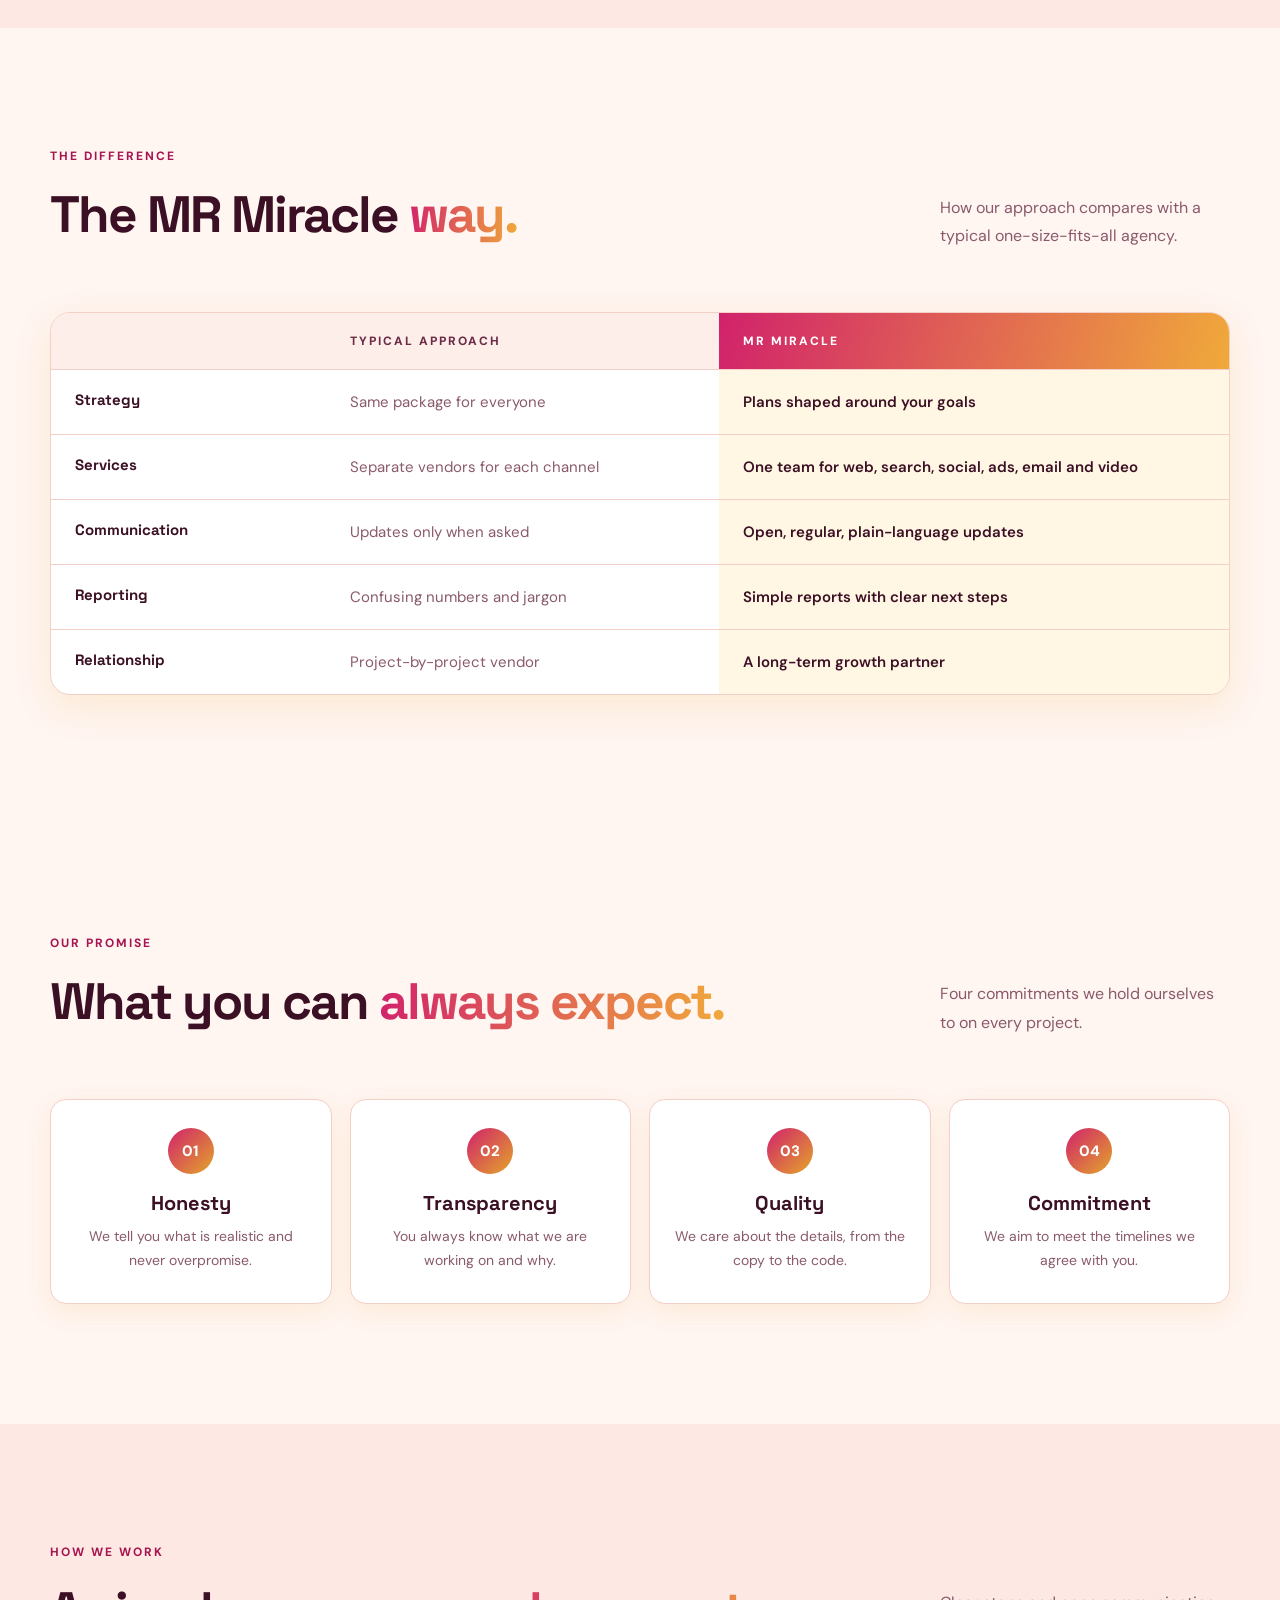
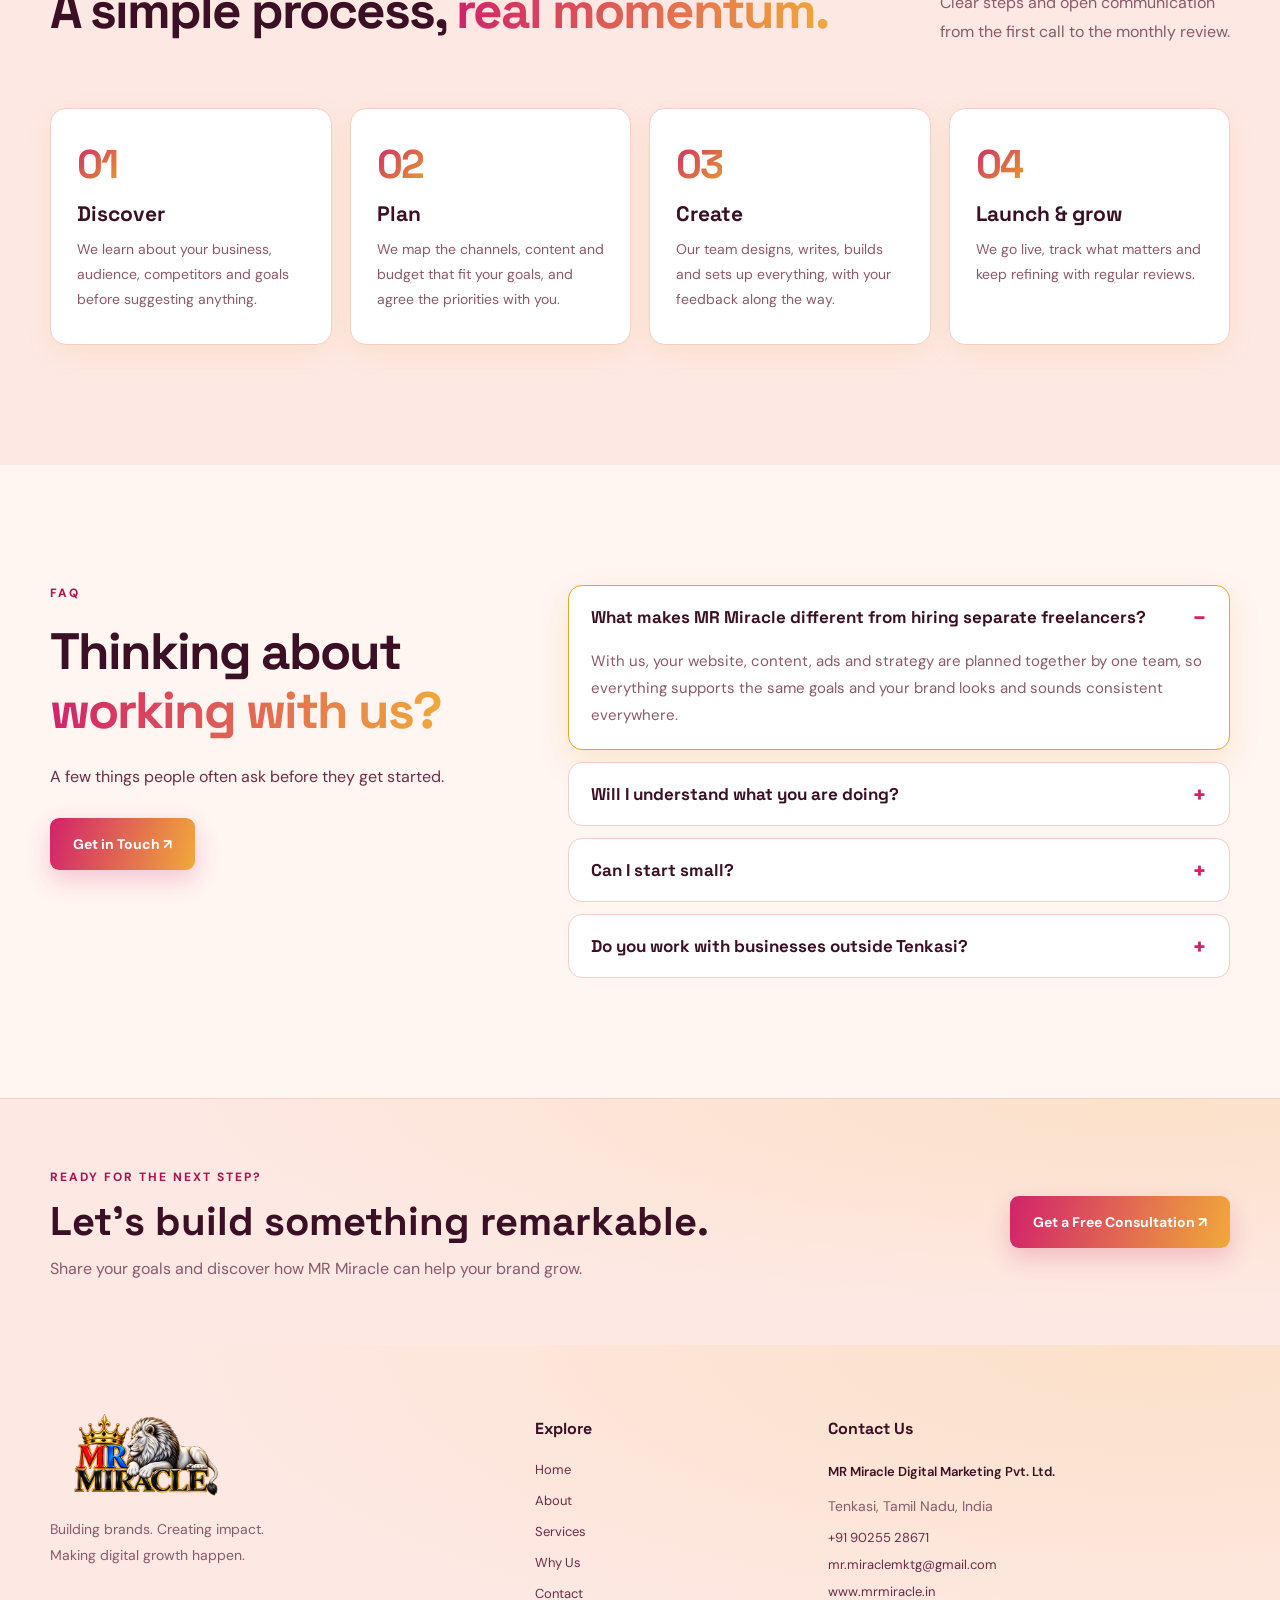
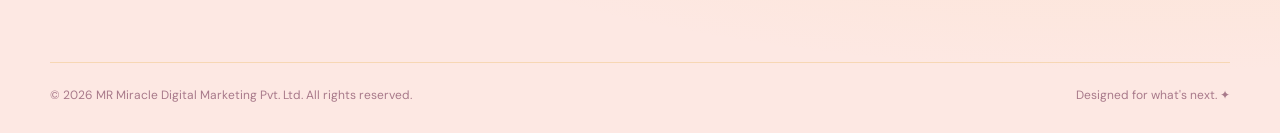
<file: why-us.html>
<!DOCTYPE html>

<html lang="en"><head>
<meta charset="utf-8"/>
<meta content="width=device-width, initial-scale=1.0" name="viewport"/>
<meta content="A thoughtful blend of creativity, strategy, and collaboration for your brand." name="description"/>
<title>Why Choose MR Miracle | MR Miracle</title>
<link href="/favicon.png" rel="icon" type="image/png"/>
<link href="/favicon.png" rel="shortcut icon"/>
<link href="https://fonts.googleapis.com" rel="preconnect"/>
<link crossorigin="" href="https://fonts.gstatic.com" rel="preconnect"/>
<link href="https://fonts.googleapis.com/css2?family=DM+Sans:wght@400;500;600;700&amp;family=Space+Grotesk:wght@400;500;600;700&amp;display=swap" rel="stylesheet"/>
<link href="style.css" rel="stylesheet"/>
</head><body><header class="header">
<div class="container nav">
<a class="logo" href="index.html">
<img alt="MR Miracle Logo" class="brand-logo" src="mrlogo.png"/>
</a>
<input class="menu-toggle" id="menu-toggle" type="checkbox"/>
<label aria-label="Toggle navigation" class="hamburger" for="menu-toggle">
<span></span>
<span></span>
<span></span>
</label>
<nav>
<a class="" href="index.html">Home</a>
<a class="" href="about.html">About</a>
<a class="" href="services.html">Services</a>
<a aria-current="page" class="active" href="why-us.html">Why Us</a>
<a class="nav-cta" href="contact.html">Let's Talk <span>↗</span></a>
</nav>
</div>
</header><main><section class="inner-hero"><div class="container"><span class="section-tag">MR MIRACLE / WHY US</span><h1>Why Choose MR Miracle</h1><p>A thoughtful blend of creativity, strategy, and collaboration for your brand.</p></div></section><section class="section why" id="why-us">
<div class="container why-grid">
<div>
<div class="section-tag">03 / WHY MR MIRACLE</div>
<h2>
            Ideas that inspire.<br/>
<span class="gradient-text">Work that delivers.</span>
</h2>
<p>
            Great digital marketing is about more than being seen.
            It's about making the right impression
            and building momentum.
          </p>
<a class="btn btn-primary" href="contact.html">
            Work With Us ↗
          </a>
</div>
<div class="benefits">
<div class="benefit">
<span>01</span>
<div>
<h3>Tailored to Your Business</h3>
<p>
                Strategies shaped around your brand,
                audience, and objectives.
              </p>
</div>
<b>↗</b>
</div>
<div class="benefit">
<span>02</span>
<div>
<h3>Creative Meets Performance</h3>
<p>
                Eye-catching execution supported by
                practical marketing thinking.
              </p>
</div>
<b>↗</b>
</div>
<div class="benefit">
<span>03</span>
<div>
<h3>Clear, Collaborative Process</h3>
<p>
                Open communication and a focus on
                what matters to your business.
              </p>
</div>
<b>↗</b>
</div>
</div>
</div>
</section><section class="section reasons"><div class="container">
<div class="section-heading"><div><div class="section-tag">6 REASONS</div><h2>Why businesses choose <span class="gradient-text">MR Miracle.</span></h2></div><p>Here is what working with us looks like in practice.</p></div>
<div class="values-grid"><div class="value-card"><div class="service-icon">◎</div><h3>Tailored to your business</h3><p>No copy-paste packages. Every plan is shaped around your brand, audience, goals and budget.</p></div><div class="value-card"><div class="service-icon">✦</div><h3>Creative that stands out</h3><p>Eye-catching design and fresh ideas that help your brand get noticed and remembered.</p></div><div class="value-card"><div class="service-icon">↗</div><h3>Built for performance</h3><p>Creativity backed by practical marketing thinking, with every campaign aimed at a clear goal.</p></div><div class="value-card"><div class="service-icon">❖</div><h3>One team, every channel</h3><p>Website, SEO, social media, ads, email and video planned together so everything works as one.</p></div><div class="value-card"><div class="service-icon">✓</div><h3>Clear, honest reporting</h3><p>Plain-language updates on what we did, what changed and what we recommend next.</p></div><div class="value-card"><div class="service-icon">♥</div><h3>Friendly, responsive support</h3><p>Real people who listen, reply quickly and treat your business like their own.</p></div></div></div></section>

<section class="section split-section"><div class="container split">
<div class="split-media"><img src="[data-uri]" alt="Illustration of a colourful paint palette, brush and small bar chart" width="600" height="400" loading="lazy"></div>
<div class="split-copy"><div class="section-tag">CREATIVE MEETS PERFORMANCE</div><h2>Ideas that look good <span class="gradient-text">and work hard.</span></h2>
<p>Beautiful design means little if it does not bring customers. That is why every creative decision we make is linked to a goal, whether that is more enquiries, more visitors or a stronger brand.</p>
<ul class="check-list"><li>Designs that match your brand and speak to your audience</li><li>Campaigns planned around measurable goals</li><li>Testing and improving based on what the numbers show</li><li>Fresh ideas, so your brand never feels repetitive</li></ul>
<a class="btn btn-primary" href="contact.html">Work With Us ↗</a></div></div></section>

<section class="section split-section alt"><div class="container split reverse">
<div class="split-media"><img src="[data-uri]" alt="Illustration of a support headset with chat bubbles" width="600" height="400" loading="lazy"></div>
<div class="split-copy"><div class="section-tag">SUPPORT THAT CARES</div><h2>A team you can <span class="gradient-text">talk to.</span></h2>
<p>You should never feel lost or left waiting. We keep communication open from the first call to every monthly review, and we are always happy to explain, adjust and improve.</p>
<ul class="check-list"><li>A clear point of contact for your project</li><li>Regular updates in simple, jargon-free language</li><li>Your feedback is welcomed at every stage</li><li>Quick, friendly responses when you need us</li></ul></div></div></section>

<section class="section compare"><div class="container">
<div class="section-heading"><div><div class="section-tag">THE DIFFERENCE</div><h2>The MR Miracle <span class="gradient-text">way.</span></h2></div><p>How our approach compares with a typical one-size-fits-all agency.</p></div>
<div class="compare-table" role="table">
<div class="compare-row head" role="row"><div role="columnheader"></div><div role="columnheader">Typical approach</div><div role="columnheader" class="us">MR Miracle</div></div>
<div class="compare-row" role="row"><div role="rowheader">Strategy</div><div>Same package for everyone</div><div class="us">Plans shaped around your goals</div></div>
<div class="compare-row" role="row"><div role="rowheader">Services</div><div>Separate vendors for each channel</div><div class="us">One team for web, search, social, ads, email and video</div></div>
<div class="compare-row" role="row"><div role="rowheader">Communication</div><div>Updates only when asked</div><div class="us">Open, regular, plain-language updates</div></div>
<div class="compare-row" role="row"><div role="rowheader">Reporting</div><div>Confusing numbers and jargon</div><div class="us">Simple reports with clear next steps</div></div>
<div class="compare-row" role="row"><div role="rowheader">Relationship</div><div>Project-by-project vendor</div><div class="us">A long-term growth partner</div></div>
</div></div></section>

<section class="section promise"><div class="container">
<div class="section-heading"><div><div class="section-tag">OUR PROMISE</div><h2>What you can <span class="gradient-text">always expect.</span></h2></div><p>Four commitments we hold ourselves to on every project.</p></div>
<div class="promise-grid">
<div class="promise-card"><span>01</span><h3>Honesty</h3><p>We tell you what is realistic and never overpromise.</p></div>
<div class="promise-card"><span>02</span><h3>Transparency</h3><p>You always know what we are working on and why.</p></div>
<div class="promise-card"><span>03</span><h3>Quality</h3><p>We care about the details, from the copy to the code.</p></div>
<div class="promise-card"><span>04</span><h3>Commitment</h3><p>We aim to meet the timelines we agree with you.</p></div>
</div></div></section>
<section class="section process" id="process"><div class="container">
<div class="section-heading"><div><div class="section-tag">HOW WE WORK</div><h2>A simple process, <span class="gradient-text">real momentum.</span></h2></div><p>Clear steps and open communication from the first call to the monthly review.</p></div>
<div class="process-grid">
<div class="process-step"><span>01</span><h3>Discover</h3><p>We learn about your business, audience, competitors and goals before suggesting anything.</p></div>
<div class="process-step"><span>02</span><h3>Plan</h3><p>We map the channels, content and budget that fit your goals, and agree the priorities with you.</p></div>
<div class="process-step"><span>03</span><h3>Create</h3><p>Our team designs, writes, builds and sets up everything, with your feedback along the way.</p></div>
<div class="process-step"><span>04</span><h3>Launch &amp; grow</h3><p>We go live, track what matters and keep refining with regular reviews.</p></div>
</div></div></section>
<section class="section faq"><div class="container faq-grid">
<div><div class="section-tag">FAQ</div><h2>Thinking about <span class="gradient-text">working with us?</span></h2><p class="faq-intro">A few things people often ask before they get started.</p><a class="btn btn-primary" href="contact.html">Get in Touch ↗</a></div>
<div class="faq-list">
<details open><summary>What makes MR Miracle different from hiring separate freelancers?</summary><p>With us, your website, content, ads and strategy are planned together by one team, so everything supports the same goals and your brand looks and sounds consistent everywhere.</p></details>
<details><summary>Will I understand what you are doing?</summary><p>Yes. We explain our work in simple language and share regular updates, so you always know what is happening and what comes next.</p></details>
<details><summary>Can I start small?</summary><p>Of course. Many clients begin with one service and add more as their business grows. We will suggest a starting point that fits your goals and budget.</p></details>
<details><summary>Do you work with businesses outside Tenkasi?</summary><p>Yes. Our work is digital, so we can support businesses wherever your customers are.</p></details>
</div></div></section>
<section class="page-next"><div class="container"><div><span class="section-tag">READY FOR THE NEXT STEP?</span><h2>Let’s build something remarkable.</h2><p>Share your goals and discover how MR Miracle can help your brand grow.</p></div><a class="btn btn-primary" href="contact.html">Get a Free Consultation ↗</a></div></section></main><footer>
<div class="container footer-main">
<div class="footer-brand">
<a class="logo" href="index.html"><img alt="MR Miracle Logo" class="brand-logo" src="mrlogo.png"/></a>
<p>Building brands. Creating impact.<br/>Making digital growth happen.</p>
</div>
<div class="footer-navigation">
<h3>Explore</h3>
<div class="footer-links">
<a href="index.html">Home</a>
<a href="about.html">About</a>
<a href="services.html">Services</a>
<a href="why-us.html">Why Us</a>
<a href="contact.html">Contact</a>
</div>
</div>
<div class="footer-contact">
<h3>Contact Us</h3>
<strong>MR Miracle Digital Marketing Pvt. Ltd.</strong>
<p>Tenkasi, Tamil Nadu, India</p>
<a href="tel:+919025528671">+91 90255 28671</a>
<a href="mailto:mr.miraclemktg@gmail.com">mr.miraclemktg@gmail.com</a>
<a href="https://www.mrmiracle.in" rel="noopener noreferrer" target="_blank">www.mrmiracle.in</a>
</div>
</div>
<div class="container footer-bottom">
<span>© 2026 MR Miracle Digital Marketing Pvt. Ltd. All rights reserved.</span>
<span>Designed for what's next. ✦</span>
</div>
</footer><script>document.querySelectorAll(".header nav a").forEach(a=>a.addEventListener("click",()=>{const t=document.getElementById("menu-toggle");if(t)t.checked=false;}));</script></body></html>
</file>
<file: style.css>
@import url('https://fonts.googleapis.com/css2?family=DM+Sans:wght@400;500;600;700&family=Space+Grotesk:wght@400;500;600;700;800;900&display=swap');

/* =====================================================
   THEME: PINK + GOLD (soap-box palette)
   Change the colours below to re-theme the whole site.
   ===================================================== */
:root {
  --bg: #fff5f1;          /* page background (warm blush cream) */
  --bg-alt: #fde8e3;      /* alternate sections */
  --panel: #ffffff;       /* cards */
  --line: #f3cfc7;        /* borders */
  --text: #3b1024;        /* main text (deep wine) */
  --text-soft: #6b2c47;   /* secondary text */
  --muted: #8a5a6c;       /* muted text */
  --pink: #d1226b;        /* primary accent (box magenta-pink) */
  --gold: #e3a52b;        /* secondary accent (foil gold) */
  --accent-dark: #a8124f; /* deep magenta for links / small accents */
}

* {
  box-sizing: border-box;
}

html {
  scroll-behavior: smooth;
  scroll-padding-top: 85px;
}

body {
  margin: 0;
  background: var(--bg);
  color: var(--text);
  font-family: 'DM Sans', sans-serif;
}

a {
  text-decoration: none;
  color: inherit;
}

.container {
  width: min(1180px, calc(100% - 48px));
  margin: auto;
}

/* HEADER */

.header {
  position: sticky;
  top: 0;
  z-index: 10;
  background: #fff5f1eb;
  backdrop-filter: blur(20px);
  border-bottom: 1px solid #d1226b26;
}

.nav {
  height: 82px;
  display: flex;
  align-items: center;
  justify-content: space-between;
}

.logo {
  display: inline-flex;
  align-items: center;
  flex-shrink: 0;
}

.brand-logo {
  display: block;
  width: 225px;
  height: 76px;
  object-fit: contain;
  border-radius: 8px;
  padding: 4px;
}

.nav nav {
  display: flex;
  align-items: center;
  gap: 35px;
}

.nav nav > a {
  font-size: 13px;
  color: var(--text-soft);
  font-weight: 600;
}

.nav nav > a:hover {
  color: var(--pink);
}

.nav .nav-cta {
  background: var(--pink);
  color: #fff;
  padding: 13px 20px;
  border-radius: 8px;
}

.nav .nav-cta:hover {
  color: #fff;
  background: var(--accent-dark);
}

.nav-cta span {
  margin-left: 8px;
}

.menu-toggle,
.hamburger {
  display: none;
}

/* HERO */

.hero {
  position: relative;
  overflow: hidden;
  padding-top: 60px;
}

.glow {
  position: absolute;
  filter: blur(95px);
  pointer-events: none;
  border-radius: 50%;
  opacity: .5;
}

.glow-one {
  width: 450px;
  height: 450px;
  background: #f6b3c8;
  top: 30px;
  right: 0;
}

.glow-two {
  width: 270px;
  height: 270px;
  background: #f9d089;
  bottom: 10px;
  left: -100px;
}

.hero-grid {
  display: grid;
  grid-template-columns: 1.1fr 1fr;
  align-items: center;
  gap: 55px;
  min-height: 600px;
  position: relative;
}

.eyebrow,
.section-tag {
  font-size: 12px;
  font-weight: 700;
  letter-spacing: 2px;
  color: var(--accent-dark);
}

.eyebrow {
  display: flex;
  align-items: center;
  gap: 10px;
}

.live-dot {
  height: 7px;
  width: 7px;
  border-radius: 50%;
  background: var(--pink);
  box-shadow: 0 0 0 5px #d1226b26;
}

.hero h1,
h2,
h3 {
  font-family: 'Space Grotesk', sans-serif;
}

.hero h1 {
  font-size: clamp(48px, 5.6vw, 78px);
  letter-spacing: -4px;
  line-height: 1.09;
  margin: 27px 0;
}

.gradient-text {
  background: linear-gradient(95deg, #d1226b, #f0a93a);
  background-clip: text;
  -webkit-background-clip: text;
  color: transparent;
}

.period {
  color: var(--pink);
}

.hero-copy > p {
  font-size: 17px;
  line-height: 1.8;
  color: var(--muted);
  max-width: 515px;
}

.hero-actions {
  display: flex;
  gap: 13px;
  margin-top: 35px;
  flex-wrap: wrap;
}

.btn {
  display: inline-flex;
  align-items: center;
  justify-content: center;
  gap: 28px;
  padding: 17px 23px;
  border-radius: 9px;
  font-size: 14px;
  font-weight: 700;
  transition: transform .2s, box-shadow .2s;
}

.btn:hover {
  transform: translateY(-3px);
}

.btn-primary {
  background: linear-gradient(105deg, #d1226b, #f0a93a);
  color: white;
  box-shadow: 0 10px 24px #d1226b38;
}

.btn-outline {
  border: 1px solid #e49ab5;
  color: var(--text);
  background: #ffffff80;
}

.hero-bottom {
  display: flex;
  align-items: center;
  gap: 16px;
  margin-top: 58px;
  color: var(--muted);
  font-size: 12px;
  line-height: 1.6;
}

.hero-bottom strong {
  color: var(--text);
}

.avatars {
  display: flex;
  padding-left: 8px;
}

.avatars b {
  display: grid;
  place-items: center;
  margin-left: -8px;
  width: 33px;
  height: 33px;
  border: 2px solid var(--bg);
  border-radius: 50%;
  background: #d1226b;
  color: white;
}

.avatars b:nth-child(2) {
  background: #e8709b;
}

.avatars b:nth-child(3) {
  background: #d1226b;
}

.hero-footnote {
  margin-top: 40px;
  padding: 26px 0;
  border-top: 1px solid #d1226b26;
  display: flex;
  justify-content: space-between;
  color: #a8798a;
  font-size: 11px;
  letter-spacing: 2px;
  font-weight: 700;
}

.hero-footnote span:nth-child(even) {
  color: var(--pink);
}

/* ABOUT */

.section {
  padding: 120px 0;
}

.about {
  background: var(--bg-alt);
}

.about-grid {
  display: grid;
  grid-template-columns: 1fr 1fr;
  gap: 90px;
}

.section h2 {
  font-size: clamp(36px, 4vw, 54px);
  line-height: 1.15;
  letter-spacing: -2px;
  margin: 22px 0;
}

.muted {
  color: #b58a99;
}

.about-grid p,
.why-grid p {
  color: var(--text-soft);
  font-size: 16px;
  line-height: 1.9;
}

.about-grid p:first-child {
  margin-top: 38px;
}

.about-grid strong {
  color: var(--text);
}

.text-link {
  display: inline-block;
  color: var(--accent-dark);
  font-weight: 700;
  margin-top: 16px;
}

.text-link span {
  margin-left: 10px;
}

/* SERVICES */

.section-heading {
  display: flex;
  align-items: end;
  justify-content: space-between;
  gap: 40px;
  margin-bottom: 45px;
}

.section-heading > p {
  max-width: 290px;
  line-height: 1.8;
  color: var(--muted);
}

.service-grid {
  display: grid;
  grid-template-columns: repeat(3, 1fr);
  gap: 18px;
}

.service-card {
  position: relative;
  min-height: 310px;
  padding: 30px;
  border: 1px solid var(--line);
  background: var(--panel);
  border-radius: 16px;
  box-shadow: 0 8px 24px #d1226b12;
  transition: transform .25s, border-color .25s, box-shadow .25s;
}

.service-card:hover {
  transform: translateY(-6px);
  border-color: #e8709b;
  box-shadow: 0 16px 36px #d1226b26;
}

.service-icon {
  display: grid;
  place-items: center;
  width: 52px;
  height: 52px;
  background: #fbdbe4;
  color: var(--pink);
  border-radius: 12px;
  font-size: 29px;
}

.service-number {
  position: absolute;
  top: 35px;
  right: 30px;
  color: #b58a99;
  font-size: 12px;
}

.service-card h3 {
  font-size: 21px;
  margin: 35px 0 12px;
}

.service-card p {
  font-size: 14px;
  line-height: 1.8;
  color: var(--muted);
  margin: 0;
}

.card-arrow {
  position: absolute;
  bottom: 23px;
  right: 28px;
  color: var(--pink);
  font-size: 22px;
}

.feature-card {
  background: linear-gradient(135deg, #d81b60, #f06292);
  border-color: transparent;
}

.feature-card h3 {
  color: #fff;
}

.feature-card .service-icon {
  background: #ffffff38;
  color: white;
}

.feature-card .service-number,
.feature-card p {
  color: #fff5f1;
}

.feature-card a {
  display: inline-block;
  margin-top: 20px;
  font-weight: 700;
  font-size: 13px;
  color: #fff;
}

/* WHY CHOOSE US */

.why {
  background: var(--bg-alt);
}

.why-grid {
  display: grid;
  grid-template-columns: 1fr 1fr;
  gap: 95px;
  align-items: center;
}

.why-grid > div:first-child > p {
  max-width: 480px;
  margin-bottom: 30px;
}

.benefit {
  display: grid;
  grid-template-columns: 38px 1fr 25px;
  gap: 18px;
  border-bottom: 1px solid #efc3bf;
  padding: 26px 0;
}

.benefit:first-child {
  border-top: 1px solid #efc3bf;
}

.benefit > span {
  font-size: 12px;
  color: var(--pink);
  padding-top: 6px;
}

.benefit h3 {
  font-size: 19px;
  margin: 0;
}

.benefit p {
  font-size: 14px;
  margin: 10px 0 0;
  line-height: 1.7;
}

.benefit > b {
  color: var(--pink);
}

/* CONTACT */

.cta-section {
  padding: 110px 0;
  background:
    radial-gradient(ellipse at 50% 120%, #f5b6ccaa, transparent 60%),
    linear-gradient(110deg, #fbd3cc, #fff1ec);
  text-align: center;
}

.cta-inner h2 {
  font-size: clamp(40px, 5vw, 66px);
  line-height: 1.15;
  letter-spacing: -3px;
  margin: 24px 0;
}

.cta-inner h2 span {
  color: var(--pink);
}

.cta-inner p {
  color: var(--text-soft);
  max-width: 550px;
  margin: 0 auto 32px;
  line-height: 1.8;
}

.cta-inner .section-tag {
  color: var(--accent-dark);
}

.btn-light {
  background: var(--pink);
  color: #fff;
}

.cta-inner small {
  display: block;
  margin-top: 18px;
  color: var(--muted);
  font-size: 10px;
}

/* FOOTER */

footer {
  padding-top: 65px;
  background: var(--bg-alt);
}

.footer-main {
  display: grid;
  grid-template-columns: 1fr 1fr 1fr;
  gap: 30px;
  align-items: center;
  padding-bottom: 60px;
}

.footer-main .brand-logo {
  width: 190px;
  height: 90px;
}

.footer-main p {
  margin: 0;
  color: var(--muted);
  line-height: 1.8;
  font-size: 14px;
}

.footer-links {
  display: flex;
  justify-content: flex-end;
  gap: 23px;
  flex-wrap: wrap;
  font-size: 13px;
  color: var(--text-soft);
}

.footer-bottom {
  display: flex;
  justify-content: space-between;
  border-top: 1px solid #d1226b26;
  padding: 24px 0 30px;
  font-size: 12px;
  color: #a8798a;
}

/* =====================================================
   HERO MASCOT ANIMATION  (pointing pose, loops every 5s)

   One 5-second cycle, then it starts again:
   0.0s  lion slides in
   1.0s  light appears at the fingertip
   1.8s  light flashes + beam shoots toward the text area
   1.8s+ words pop out one by one (Give a / Miracle / to your / Business Growth)
   1.9s  lion leans + bounces
   2.8s  gold shine sweeps across "Miracle"
   4.4s  everything fades away
   5.0s  repeat

   Change "5s" in the animations to change the loop time.
   Tune the light with --palm-x / --palm-y.
   Tune the beam with --beam-angle / --beam-len.
   ===================================================== */

.miracle-sequence {
  --palm-x: 26%;
  --palm-y: 76%;
  position: relative;
  height: 600px;
  min-width: 0;
  overflow: visible;
  isolation: isolate;
}

.miracle-halo {
  position: absolute;
  z-index: -1;
  width: 78%;
  height: 86%;
  left: -8%;
  top: 8%;
  border-radius: 50%;
  /* soft golden glow right behind the lion */
  background:
    radial-gradient(ellipse at 50% 55%, #fff3c4cc 0%, #f6c45a8c 32%, #e3a52b44 55%, transparent 72%);
  filter: blur(26px);
  animation: halo-glow 5s ease-in-out infinite;
}

@keyframes halo-glow {
  0%, 100% { opacity: .85; transform: scale(1); }
  50%      { opacity: 1;   transform: scale(1.06); }
}

/* Lion */
.miracle-character {
  position: absolute;
  left: 0;
  bottom: 4%;
  width: 66%;
  aspect-ratio: 357 / 411;
  transform-origin: 50% 100%;
  animation: lion-loop 5s linear infinite;
}

.miracle-body {
  display: block;
  width: 100%;
  height: 100%;
  object-fit: contain;
  object-position: center bottom;
  filter: drop-shadow(0 24px 28px #6b102f40);
  -webkit-mask-image: linear-gradient(to bottom, #000 82%, transparent 100%);
          mask-image: linear-gradient(to bottom, #000 82%, transparent 100%);
}

/* gentle idle float on the picture itself */
.miracle-body {
  transform-origin: 40% 100%;
  animation: lion-lean 5s linear infinite;
}

/* Light at the fingertip */
.miracle-magic {
  position: absolute;
  z-index: 3;
  left: var(--palm-x);
  top: var(--palm-y);
  width: 80px;
  height: 80px;
  opacity: 0;
  transform: translate(-50%, -50%) scale(.05);
  pointer-events: none;
  animation:
    orb-loop 5s linear infinite,
    orb-pulse 2.5s ease-in-out infinite;
}

/* flash burst when the text is released */
.miracle-magic::after {
  content: "";
  position: absolute;
  inset: 10%;
  border-radius: 50%;
  background: radial-gradient(circle, #fff 0%, #ffe4a8 35%, transparent 70%);
  opacity: 0;
  animation: orb-flash 5s linear infinite;
}

.miracle-core {
  position: absolute;
  inset: 28%;
  border-radius: 50%;
  background: #fff;
  box-shadow:
    0 0 12px 8px #fff,
    0 0 38px 21px #ffd27a,
    0 0 95px 50px #e3a52baa;
}

.miracle-ring {
  position: absolute;
  inset: 3%;
  border: 2px solid #f0a93a;
  border-radius: 50%;
  box-shadow: 0 0 18px #e3a52b;
  animation: magic-ring 2s linear infinite;
}

.miracle-star {
  position: absolute;
  color: #ffc83d;
  text-shadow: 0 0 12px #fff;
  font-size: 24px;
  animation: magic-star 2.8s ease-in-out infinite;
}

.star-a { left: -32px; top: -30px; }
.star-b { right: -38px; top: 6px; animation-delay: .5s; }
.star-c { left: 32px; bottom: -40px; animation-delay: 1.2s; }

/* Message: starts hidden inside the light, then comes out of it */
.miracle-message {
  position: absolute;
  z-index: 4;
  left: 76%;
  top: 40%;
  width: 46%;
  display: flex;
  flex-direction: column;
  align-items: center;
  gap: 2px;
  text-align: center;
  line-height: 1.05;
  transform: translate(-50%, -50%);
  filter: drop-shadow(0 6px 14px #6b102f38);
  pointer-events: none;
}

.miracle-message span {
  text-transform: uppercase;
  letter-spacing: .18em;
  color: var(--text);
  font-weight: 800;
  font-size: clamp(12px, 1.4vw, 18px);
}

.miracle-message strong {
  font-family: 'Space Grotesk', sans-serif;
  font-weight: 900;
  font-size: clamp(38px, 4.4vw, 64px);
  letter-spacing: -.06em;
  color: #ffcb45;
  -webkit-text-stroke: 1px #ffed9b;
  text-shadow: 0 3px 0 #b95208, 0 7px 0 #7b2e00, 0 0 24px #ffba56;
}

.miracle-message b {
  font-family: 'Space Grotesk', sans-serif;
  font-weight: 800;
  color: var(--accent-dark);
  font-size: clamp(19px, 2.1vw, 32px);
  white-space: nowrap;
  text-shadow: 0 2px 0 #ffffff, 0 0 17px #ffffffaa;
}

/* ---------- beam: light streak from the fingertip toward the text ---------- */
.miracle-sequence::before {
  content: "";
  position: absolute;
  z-index: 2;
  left: var(--palm-x);
  top: var(--palm-y);
  width: var(--beam-len, 330px);
  height: 5px;
  margin-top: -2.5px;
  border-radius: 99px;
  background: linear-gradient(90deg, #fff, #f6c45a 40%, #d1226b 75%, transparent);
  box-shadow: 0 0 14px 3px #e3a52baa;
  transform-origin: 0 50%;
  opacity: 0;
  pointer-events: none;
  animation: beam 5s linear infinite;
}

/* ---------- words pop out one by one ---------- */
.miracle-message > * {
  animation: word-pop 5s linear infinite backwards;
}
.miracle-message > :nth-child(1) { animation-delay: 0s; }
.miracle-message > :nth-child(2) { animation-delay: .25s; }
.miracle-message > :nth-child(3) { animation-delay: .5s; }
.miracle-message > :nth-child(4) { animation-delay: .75s; }

/* ---------- gold shine sweeping across "Miracle" ---------- */
.miracle-message strong { position: relative; }
.miracle-message strong::after {
  content: "Miracle";   /* keep in sync if you change the word */
  position: absolute;
  inset: 0;
  color: transparent;
  -webkit-text-stroke: 0;
  text-shadow: none;
  background: linear-gradient(105deg, transparent 38%, #fffbe6cc 50%, transparent 62%) 110% 0 / 200% 100% no-repeat;
  -webkit-background-clip: text;
          background-clip: text;
  animation: shimmer 5s linear infinite;
}

@keyframes beam {
  0%, 35% { opacity: 0; transform: rotate(var(--beam-angle, -37deg)) scaleX(0);
            animation-timing-function: cubic-bezier(.3, .7, .2, 1); }
  37%     { opacity: 1; }
  46%     { opacity: 1; transform: rotate(var(--beam-angle, -37deg)) scaleX(1); }
  56%, 100% { opacity: 0; transform: rotate(var(--beam-angle, -37deg)) scaleX(1); }
}

@keyframes word-pop {
  0%, 35% { opacity: 0; transform: translateY(26px) scale(.2);
            filter: blur(10px) brightness(3);
            animation-timing-function: cubic-bezier(.2, .9, .3, 1.3); }
  48%     { opacity: 1; }
  52%, 86% { opacity: 1; transform: translateY(0) scale(1);
             filter: blur(0) brightness(1); }
  94%, 100% { opacity: 0; transform: translateY(-10px) scale(.9);
              filter: blur(6px) brightness(1.3); }
}

@keyframes shimmer {
  0%, 56%   { background-position: 110% 0; }
  72%, 100% { background-position: -10% 0; }
}

@keyframes lion-loop {
  0%   { opacity: 0; transform: translateX(-40px) scale(.94);
         animation-timing-function: cubic-bezier(.2, .85, .2, 1); }
  18%, 90% { opacity: 1; transform: translateX(0) scale(1); }
  100% { opacity: 0; transform: translateX(-20px) scale(.97); }
}

@keyframes lion-lean {
  0%, 34% { transform: translateY(0) rotate(0) scale(1); }
  40%     { transform: translateY(-16px) rotate(2.5deg) scale(1.03);
            animation-timing-function: cubic-bezier(.3, 1.4, .5, 1); }
  48%     { transform: translateY(0) rotate(1.5deg) scale(1); }
  62%     { transform: translateY(-6px) rotate(.8deg) scale(1); }
  78%     { transform: translateY(0) rotate(0) scale(1); }
  90%, 100% { transform: translateY(-5px) rotate(0) scale(1); }
}

@keyframes orb-loop {
  0%, 20% { opacity: 0; transform: translate(-50%, -50%) scale(.05);
            animation-timing-function: cubic-bezier(.2, .9, .3, 1.2); }
  36%, 88% { opacity: 1; transform: translate(-50%, -50%) scale(1);
             animation-timing-function: ease-in; }
  96%, 100% { opacity: 0; transform: translate(-50%, -50%) scale(.05); }
}

@keyframes orb-pulse {
  0%, 100% { filter: brightness(1); }
  50%      { filter: brightness(1.45); }
}

@keyframes orb-flash {
  0%, 36% { opacity: 0; transform: scale(.4); }
  40%     { opacity: 1; }
  54%, 100% { opacity: 0; transform: scale(5); }
}

@keyframes magic-ring {
  from { transform: scale(.65) rotate(0); opacity: .95; }
  to   { transform: scale(1.5) rotate(180deg); opacity: 0; }
}

@keyframes magic-star {
  0%, 100% { opacity: .25; transform: scale(.7); }
  50%      { opacity: 1; transform: scale(1.25); }
}


/* TABLET RESPONSIVE */

@media (max-width: 1100px) {
  .hero-grid { min-height: 540px; }
  .miracle-sequence { height: 520px; }
}

@media (max-width: 900px) {

  .hero-grid,
  .about-grid,
  .why-grid {
    grid-template-columns: 1fr;
    gap: 40px;
  }

  .hero {
    padding-top: 50px;
  }

  .hero-grid {
    min-height: auto;
    gap: 16px;
  }

  .service-grid {
    grid-template-columns: repeat(2, 1fr);
  }

  .section {
    padding: 85px 0;
  }

  .about-grid p:first-child {
    margin-top: 0;
  }

  .section-heading {
    align-items: start;
    flex-direction: column;
    gap: 0;
  }

  .footer-main {
    grid-template-columns: 1fr 1fr;
  }

  .footer-links {
    justify-content: flex-start;
  }

  .hero-footnote {
    margin-top: 30px;
  }

  .miracle-sequence {
    height: 540px;
    width: 100%;
    max-width: 520px;
    margin: 0 auto;
  }
}

/* MOBILE RESPONSIVE */

@media (max-width: 640px) {

  .container {
    width: min(100% - 36px, 1180px);
  }

  .nav {
    height: 70px;
  }

  .header .brand-logo {
    width: 125px;
    height: 55px;
  }

  .hamburger {
    display: flex;
    flex-direction: column;
    gap: 5px;
    cursor: pointer;
  }

  .hamburger span {
    display: block;
    width: 25px;
    height: 2px;
    background: var(--text);
  }

  .nav nav {
    display: none;
    position: absolute;
    top: 70px;
    left: 0;
    right: 0;
    background: #ffffff;
    border-bottom: 1px solid var(--line);
    box-shadow: 0 14px 30px #d1226b26;
    padding: 24px;
    flex-direction: column;
    align-items: stretch;
    gap: 20px;
  }

  .menu-toggle:checked ~ nav {
    display: flex;
  }

  .nav .nav-cta {
    text-align: center;
  }

  .hero h1 {
    font-size: clamp(44px, 11vw, 65px);
    letter-spacing: -2.5px;
  }

  .hero-copy > p {
    font-size: 15px;
  }

  .hero-footnote {
    flex-wrap: wrap;
    justify-content: center;
    gap: 14px;
  }

  .hero-footnote span {
    font-size: 9px;
  }

  .service-grid {
    grid-template-columns: 1fr;
  }

  .service-card {
    min-height: 275px;
  }

  .section h2 {
    letter-spacing: -1.5px;
  }

  .footer-main {
    grid-template-columns: 1fr;
  }

  .footer-main .brand-logo {
    width: 165px;
    height: 75px;
  }

  .footer-bottom {
    flex-direction: column;
    gap: 10px;
  }

  .cta-section {
    padding: 80px 0;
  }

  .cta-inner h2 {
    letter-spacing: -1.5px;
  }

  .hero-bottom {
    margin-top: 35px;
  }

  /* mascot on mobile: text rises into the space above the lion */
  .miracle-sequence {
    --palm-x: 24%;
    --palm-y: 80%;
    --beam-angle: -72deg;
    --beam-len: 280px;
    height: 440px;
  }

  .miracle-character { width: 62%; }

  .miracle-message { width: 92%; left: 50%; top: 20%; }
  .miracle-message strong { font-size: clamp(30px, 9vw, 48px); }
  .miracle-message b { font-size: clamp(16px, 4.2vw, 24px); white-space: normal; }
  .miracle-message span { font-size: 10px; }

  .miracle-magic { width: 64px; height: 64px; }

}

@media (prefers-reduced-motion: reduce) {
  .miracle-character,
  .miracle-body,
  .miracle-magic,
  .miracle-magic::after,
  .miracle-message,
  .miracle-ring,
  .miracle-star,
  .miracle-halo {
    animation: none !important;
  }

  .miracle-magic {
    opacity: 1;
    transform: translate(-50%, -50%) scale(1);
  }

  .miracle-sequence::before { display: none; }

  .miracle-message > *,
  .miracle-message strong::after {
    animation: none !important;
  }
}

/* ACTIVE NAVIGATION — highlights the section currently in view */
.header .nav nav > a:not(.nav-cta) {
  position: relative;
  transition: color 0.2s ease;
}

.header .nav nav > a:not(.nav-cta).active {
  color: var(--pink);
}

.header .nav nav > a:not(.nav-cta)::after {
  content: "";
  position: absolute;
  bottom: -9px;
  left: 0;
  width: 100%;
  height: 2px;
  border-radius: 2px;
  background: linear-gradient(90deg, var(--pink), var(--gold));
  transform: scaleX(0);
  transform-origin: left;
  transition: transform 0.2s ease;
}

.header .nav nav > a:not(.nav-cta).active::after {
  transform: scaleX(1);
}

.header .nav .nav-cta.active {
  background: linear-gradient(105deg, #d1226b, #f0a93a);
  color: #fff;
}

@media (max-width: 640px) {
  .header .nav nav > a:not(.nav-cta)::after {
    bottom: -5px;
  }
  .header .nav nav > a:not(.nav-cta).active::after {
    transform: scaleX(0.22);
  }
}

/* CONTACT & FOOTER REFRESH */
.cta-section { text-align:left; position:relative; overflow:hidden; }
.contact-layout { display:grid; grid-template-columns:minmax(0,1.1fr) minmax(340px,.9fr); gap:clamp(36px,6vw,90px); align-items:center; position:relative; }
.contact-intro h2 { font-family:'Space Grotesk',sans-serif; font-size:clamp(39px,4.5vw,65px); line-height:1.12; letter-spacing:-2.7px; margin:22px 0 28px; }
.contact-intro h2 span { color:var(--pink); }
.contact-question { font-weight:700; font-size:19px; color:var(--text); margin:0 0 12px; }
.contact-intro .contact-description { font-size:15px; line-height:1.9; color:var(--text-soft); max-width:590px; margin:0; }
.contact-actions { display:flex; flex-wrap:wrap; gap:12px; margin-top:32px; }
.contact-actions .btn { gap:14px; }
.contact-outline { border:1px solid #d1226b8a; color:var(--pink); background:#ffffff80; }
.contact-outline:hover { background:#ffffffcc; }
.contact-card { padding:clamp(25px,3vw,43px); border-radius:22px; background:#ffffff; border:1px solid var(--line); box-shadow:0 28px 70px #d1226b26; }
.contact-card-label { font-size:11px; letter-spacing:2.4px; font-weight:700; color:var(--accent-dark); }
.contact-card h3 { font-size:clamp(23px,2.4vw,30px); line-height:1.35; letter-spacing:-.8px; margin:15px 0 27px; }
.contact-card h3 span { display:block; font-size:16px; font-weight:500; color:var(--muted); letter-spacing:0; margin-top:4px; }
.contact-details { border-top:1px solid var(--line); }
.contact-detail { display:grid; grid-template-columns:40px minmax(0,1fr); gap:13px; align-items:start; padding:17px 0; border-bottom:1px solid #f6dcd6; }
.contact-detail-icon { display:grid; place-items:center; width:35px; height:35px; border-radius:10px; background:#fbdbe4; color:var(--pink); font-size:20px; }
.contact-detail-label { display:block; color:#a8798a; font-size:10px; letter-spacing:1.7px; font-weight:700; margin-bottom:5px; }
.contact-detail p,.contact-detail a { display:block; color:var(--text); font-size:14px; line-height:1.6; margin:0; overflow-wrap:anywhere; }
.contact-detail a:hover,.footer-contact a:hover { color:var(--pink); }
.footer-main { grid-template-columns:1.2fr .65fr 1.15fr; align-items:start; gap:65px; }
.footer-brand p { margin-top:12px; }
.footer-navigation h3,.footer-contact h3 { font-size:16px; margin:8px 0 22px; }
.footer-links { flex-direction:column; align-items:flex-start; justify-content:flex-start; gap:14px; }
.footer-links a:hover { color:var(--pink); }
.footer-contact strong { display:block; font-size:13px; font-weight:600; line-height:1.7; color:var(--text); margin-bottom:10px; }
.footer-contact p { margin-bottom:8px; }
.footer-contact a { display:block; color:var(--text-soft); font-size:13px; margin-top:10px; overflow-wrap:anywhere; }
@media (max-width:900px) { .contact-layout { grid-template-columns:1fr; gap:36px; } .contact-card { max-width:620px; } .footer-main { grid-template-columns:1fr 1fr; gap:40px; } }
@media (max-width:640px) { .cta-section { padding:72px 0; } .contact-intro h2 { letter-spacing:-1.5px; } .contact-actions { flex-direction:column; align-items:stretch; } .contact-actions .btn { justify-content:center; } .contact-card { padding:24px 20px; } .footer-main { grid-template-columns:1fr; gap:30px; } .footer-navigation h3,.footer-contact h3 { margin-bottom:14px; } .footer-links { flex-direction:row; flex-wrap:wrap; gap:12px 20px; } }

/* Separate page layouts */
.inner-hero{position:relative;overflow:hidden;padding:102px 0 86px;background:radial-gradient(ellipse at 85% 15%,#f7a8c390,transparent 53%),linear-gradient(125deg,#fff1ec,#fbd9d3);border-bottom:1px solid var(--line)}
.inner-hero h1{font-family:'Space Grotesk',sans-serif;font-size:clamp(47px,7vw,83px);line-height:1.09;letter-spacing:-3px;max-width:900px;margin:18px 0 20px}
.inner-hero p{max-width:680px;color:var(--text-soft);font-size:17px;line-height:1.8;margin:0}
.page-next{padding:66px 0;background:#fde8e3;border-top:1px solid var(--line)}
.page-next .container{display:flex;align-items:center;justify-content:space-between;gap:26px}
.page-next h2{font:700 clamp(26px,3.6vw,40px)/1.15 'Space Grotesk',sans-serif;margin:13px 0}
.page-next p{color:var(--muted);margin:0}
.page-next .btn{flex-shrink:0}
@media(max-width:700px){.inner-hero{padding:70px 0 60px}.inner-hero h1{letter-spacing:-1.8px}.page-next .container{align-items:flex-start;flex-direction:column}.page-next .btn{width:100%}}

/* CONTACT FORM */
.contact-intro .contact-card { margin-top: 34px; padding: clamp(22px,2.4vw,32px); box-shadow: 0 18px 44px #d1226b1f; }
.contact-intro .contact-card h3 { margin: 12px 0 18px; }
.contact-layout { align-items: start; }
.contact-form-card { padding: clamp(25px,3vw,43px); border-radius: 22px; background: #fff; border: 1px solid var(--line); box-shadow: 0 28px 70px #d1226b26; }
.contact-form-card h3 { font-size: clamp(23px,2.4vw,30px); line-height: 1.35; letter-spacing: -.8px; margin: 15px 0 24px; }
.contact-form-card h3 span { display: block; font-size: 15px; font-weight: 500; color: var(--muted); letter-spacing: 0; margin-top: 4px; }
.contact-form { display: grid; gap: 16px; }
.form-row { display: grid; grid-template-columns: 1fr 1fr; gap: 16px; }
.form-field { display: grid; gap: 7px; min-width: 0; }
.form-field > span { font-size: 11px; letter-spacing: 1.6px; font-weight: 700; color: var(--text-soft); text-transform: uppercase; }
.form-field input, .form-field select, .form-field textarea { width: 100%; font: inherit; font-size: 15px; color: var(--text); background: var(--bg); border: 1px solid var(--line); border-radius: 10px; padding: 13px 15px; transition: border-color .2s, box-shadow .2s, background .2s; }
.form-field textarea { resize: vertical; min-height: 120px; }
.form-field input::placeholder, .form-field textarea::placeholder { color: #b58a99; }
.form-field input:focus, .form-field select:focus, .form-field textarea:focus { outline: none; background: #fff; border-color: var(--pink); box-shadow: 0 0 0 4px #d1226b1f; }
.form-submit { border: 0; cursor: pointer; justify-content: space-between; width: 100%; font-family: inherit; }
.form-success { margin: 0 0 20px; padding: 14px 16px; border-radius: 10px; background: #fff3d6; border: 1px solid #f0cf85; color: #6b4a00; font-size: 14px; line-height: 1.6; }
@media (max-width: 640px) { .form-row { grid-template-columns: 1fr; } }

/* Full-width strategy banner after the 9 service cards */
.service-grid .feature-card { grid-column: 1 / -1; min-height: 0; padding-right: 90px; }
.service-grid .feature-card h3 { margin-top: 28px; }
.service-grid .feature-card p { max-width: 640px; }
@media (max-width: 900px) { .service-grid .feature-card { padding-right: 30px; } }

/* =====================================================
   GOLDEN GLOW — soft gold tint across every page
   ===================================================== */
body {
  background:
    radial-gradient(ellipse 60% 40% at 100% 0%, #f6c45a26, transparent 70%),
    radial-gradient(ellipse 55% 45% at 0% 100%, #f6c45a2e, transparent 70%),
    var(--bg);
  background-attachment: fixed;
}

.inner-hero {
  background:
    radial-gradient(ellipse at 15% 110%, #f6c45a73, transparent 55%),
    radial-gradient(ellipse at 85% 15%, #f7a8c390, transparent 53%),
    linear-gradient(125deg, #fff3e0, #fbe3d6);
}

.about, .why, footer, .page-next {
  background:
    radial-gradient(ellipse at 90% 0%, #f6c45a30, transparent 60%),
    var(--bg-alt);
}

.cta-section {
  background:
    radial-gradient(ellipse at 10% 100%, #f6c45a66, transparent 55%),
    radial-gradient(ellipse at 50% 120%, #f5b6ccaa, transparent 60%),
    linear-gradient(110deg, #fbd9cc, #fff3e4);
}

.service-card { box-shadow: 0 8px 24px #e3a52b1f; }
.service-card:hover { border-color: #e3a52b; box-shadow: 0 16px 36px #e3a52b3d; }
.contact-card, .contact-form-card { box-shadow: 0 28px 70px #e3a52b2e; }
.header { border-bottom-color: #e3a52b40; }
.hero-footnote, .footer-bottom { border-top-color: #e3a52b40; }
/* =====================================================
   SERVICE IMAGES, DETAIL ROWS, PROCESS, FAQ, STRIPS
   ===================================================== */
.service-card.has-img { padding: 0 0 30px; min-height: 0; overflow: hidden; display: flex; flex-direction: column; }
.service-card.has-img .card-media { display: block; aspect-ratio: 3 / 2; overflow: hidden; background: #fbd9d3; }
.service-card.has-img .card-media img { display: block; width: 100%; height: 100%; object-fit: cover; transition: transform .5s; }
.service-card.has-img:hover .card-media img { transform: scale(1.05); }
.service-card.has-img .service-icon { display: none; }
.service-card.has-img .service-number { top: 16px; right: 16px; background: #fffffff0; color: var(--accent-dark); font-weight: 700; padding: 5px 10px; border-radius: 99px; font-size: 11px; letter-spacing: 1px; }
.service-card.has-img h3 { margin: 24px 28px 10px; }
.service-card.has-img h3 a:hover { color: var(--pink); }
.service-card.has-img p { margin: 0 28px; padding-bottom: 34px; }
.service-card.has-img .card-arrow { bottom: 22px; right: 26px; }

.svc-details .section-heading { margin-bottom: 20px; }
.svc-row { display: grid; grid-template-columns: 1fr 1fr; gap: clamp(32px,6vw,80px); align-items: center; padding: 56px 0; border-bottom: 1px solid var(--line); }
.svc-row:last-child { border-bottom: 0; }
.svc-row:nth-child(even) .svc-media { order: 2; }
.svc-media img, .split-media img { display: block; width: 100%; height: auto; border-radius: 22px; border: 1px solid var(--line); box-shadow: 0 24px 60px #e3a52b33; background: #fbd9d3; }
.svc-copy h3 { font-size: clamp(26px,3vw,36px); letter-spacing: -1px; margin: 14px 0 14px; }
.svc-copy p, .split-copy p { color: var(--text-soft); line-height: 1.85; font-size: 16px; margin: 0 0 16px; }
.svc-ideal { background: #ffffffb0; border-left: 3px solid var(--gold); padding: 12px 16px; border-radius: 0 10px 10px 0; font-size: 14px !important; }
.check-list { list-style: none; padding: 0; margin: 18px 0 22px; display: grid; gap: 10px; }
.check-list li { position: relative; padding-left: 30px; color: var(--text); font-size: 15px; line-height: 1.6; }
.check-list li::before { content: "✓"; position: absolute; left: 0; top: 1px; width: 20px; height: 20px; border-radius: 50%; background: linear-gradient(135deg, var(--pink), var(--gold)); color: #fff; font-size: 12px; font-weight: 700; display: grid; place-items: center; }

.process { background: var(--bg-alt); }
.process-grid { display: grid; grid-template-columns: repeat(4, 1fr); gap: 18px; }
.process-step { position: relative; background: #fff; border: 1px solid var(--line); border-radius: 16px; padding: 30px 26px 32px; box-shadow: 0 8px 24px #e3a52b1f; }
.process-step span { display: inline-block; font: 800 40px 'Space Grotesk', sans-serif; letter-spacing: -2px; background: linear-gradient(135deg, var(--pink), var(--gold)); -webkit-background-clip: text; background-clip: text; color: transparent; }
.process-step h3 { font-size: 21px; margin: 10px 0 10px; }
.process-step p { margin: 0; color: var(--muted); font-size: 14px; line-height: 1.8; }

.faq-grid { display: grid; grid-template-columns: .8fr 1.2fr; gap: clamp(32px,6vw,90px); align-items: start; }
.faq-intro { color: var(--text-soft); line-height: 1.8; margin: 0 0 26px; }
.faq-list { display: grid; gap: 12px; }
.faq-list details { background: #fff; border: 1px solid var(--line); border-radius: 14px; padding: 0 22px; transition: box-shadow .2s, border-color .2s; }
.faq-list details[open] { border-color: #e3a52b; box-shadow: 0 12px 30px #e3a52b2e; }
.faq-list summary { cursor: pointer; list-style: none; padding: 20px 28px 20px 0; font: 700 17px 'Space Grotesk', sans-serif; position: relative; }
.faq-list summary::-webkit-details-marker { display: none; }
.faq-list summary::after { content: "+"; position: absolute; right: 0; top: 50%; transform: translateY(-50%); font-size: 24px; color: var(--pink); transition: transform .2s; }
.faq-list details[open] summary::after { content: "−"; }
.faq-list details p { margin: 0 0 20px; color: var(--muted); line-height: 1.8; font-size: 15px; }

.split { display: grid; grid-template-columns: 1fr 1fr; gap: clamp(32px,6vw,90px); align-items: center; }
.split.reverse .split-media { order: 2; }
.split-copy h2 { font-size: clamp(32px,3.6vw,48px); line-height: 1.15; letter-spacing: -1.6px; margin: 18px 0 20px; }
.values { background: var(--bg-alt); }
.values-grid { display: grid; grid-template-columns: repeat(3, 1fr); gap: 18px; }
.value-card { background: #fff; border: 1px solid var(--line); border-radius: 16px; padding: 32px 28px; box-shadow: 0 8px 24px #e3a52b1f; }
.value-card h3 { font-size: 21px; margin: 26px 0 10px; }
.value-card p { margin: 0; color: var(--muted); line-height: 1.8; font-size: 14px; }
.step-list { counter-reset: s; list-style: none; padding: 0; margin: 0; display: grid; gap: 16px; }
.step-list li { counter-increment: s; position: relative; padding: 18px 20px 18px 74px; background: #fff; border: 1px solid var(--line); border-radius: 14px; color: var(--text-soft); line-height: 1.7; font-size: 15px; }
.step-list li::before { content: counter(s); position: absolute; left: 20px; top: 50%; transform: translateY(-50%); width: 38px; height: 38px; border-radius: 50%; display: grid; place-items: center; background: linear-gradient(135deg, var(--pink), var(--gold)); color: #fff; font-weight: 800; }
.step-list strong { color: var(--text); }

.svc-strip { display: grid; grid-template-columns: repeat(5, 1fr); gap: 14px; }
.svc-tile { display: block; background: #fff; border: 1px solid var(--line); border-radius: 14px; overflow: hidden; box-shadow: 0 6px 18px #e3a52b1f; transition: transform .25s, box-shadow .25s, border-color .25s; }
.svc-tile:hover { transform: translateY(-5px); border-color: #e3a52b; box-shadow: 0 14px 30px #e3a52b3d; }
.svc-tile img { display: block; width: 100%; height: auto; aspect-ratio: 3/2; object-fit: cover; }
.svc-tile span { display: block; padding: 12px 14px 14px; font: 700 14px 'Space Grotesk', sans-serif; color: var(--text); }

@media (max-width: 1100px) { .svc-strip { grid-template-columns: repeat(3, 1fr); } .process-grid { grid-template-columns: repeat(2, 1fr); } }
@media (max-width: 900px) {
  .svc-row, .split, .faq-grid { grid-template-columns: 1fr; gap: 28px; }
  .svc-row:nth-child(even) .svc-media, .split.reverse .split-media { order: 0; }
  .svc-row { padding: 40px 0; }
  .values-grid { grid-template-columns: 1fr; }
}
@media (max-width: 640px) { .svc-strip { grid-template-columns: repeat(2, 1fr); } .process-grid { grid-template-columns: 1fr; } .service-card.has-img { min-height: 0; } }

/* =====================================================
   ABOUT / WHY US EXTRA SECTIONS
   ===================================================== */
.split-section.alt { background: var(--bg-alt); }
.mv-grid { display: grid; grid-template-columns: 1fr 1fr; gap: 22px; }
.mv-card { background: #fff; border: 1px solid var(--line); border-radius: 20px; overflow: hidden; box-shadow: 0 10px 30px #e3a52b26; }
.mv-media img { display: block; width: 100%; height: auto; aspect-ratio: 3 / 2; object-fit: cover; }
.mv-copy { padding: 28px 30px 34px; }
.mv-copy h3 { font-size: 26px; letter-spacing: -.8px; line-height: 1.25; margin: 12px 0 12px; }
.mv-copy p { margin: 0; color: var(--text-soft); line-height: 1.85; font-size: 15px; }
.roots-box { display: grid; grid-template-columns: 1.1fr .9fr; gap: clamp(30px,5vw,70px); align-items: center; background: linear-gradient(135deg, #fff, #fff3df); border: 1px solid var(--line); border-radius: 26px; padding: clamp(28px,5vw,60px); box-shadow: 0 20px 60px #e3a52b2e; }
.roots-box h2 { font-size: clamp(30px,3.4vw,44px); line-height: 1.15; letter-spacing: -1.4px; margin: 16px 0 16px; }
.roots-box p { margin: 0; color: var(--text-soft); line-height: 1.85; }
.roots-points { display: grid; gap: 14px; }
.roots-points div { background: #fff; border: 1px solid var(--line); border-left: 4px solid var(--gold); border-radius: 12px; padding: 16px 18px; }
.roots-points strong { display: block; font: 700 17px 'Space Grotesk', sans-serif; margin-bottom: 4px; }
.roots-points span { color: var(--muted); font-size: 14px; line-height: 1.6; }
.reasons .values-grid { grid-template-columns: repeat(3, 1fr); }
.compare-table { background: #fff; border: 1px solid var(--line); border-radius: 20px; overflow: hidden; box-shadow: 0 12px 36px #e3a52b26; }
.compare-row { display: grid; grid-template-columns: .7fr 1fr 1.3fr; border-bottom: 1px solid var(--line); }
.compare-row:last-child { border-bottom: 0; }
.compare-row > div { padding: 20px 24px; font-size: 15px; line-height: 1.6; color: var(--muted); }
.compare-row > div:first-child { font: 700 15px 'Space Grotesk', sans-serif; color: var(--text); }
.compare-row .us { background: #fff6e3; color: var(--text); font-weight: 600; }
.compare-row.head > div { font: 800 12px 'DM Sans', sans-serif; letter-spacing: 2px; text-transform: uppercase; color: var(--text-soft); background: #fdeee9; }
.compare-row.head .us { background: linear-gradient(105deg, var(--pink), #f0a93a); color: #fff; }
.promise-grid { display: grid; grid-template-columns: repeat(4, 1fr); gap: 18px; }
.promise-card { background: #fff; border: 1px solid var(--line); border-radius: 16px; padding: 28px 24px 30px; box-shadow: 0 8px 24px #e3a52b1f; text-align: center; }
.promise-card span { display: inline-grid; place-items: center; width: 46px; height: 46px; border-radius: 50%; background: linear-gradient(135deg, var(--pink), var(--gold)); color: #fff; font-weight: 800; font-size: 15px; }
.promise-card h3 { font-size: 20px; margin: 16px 0 8px; }
.promise-card p { margin: 0; color: var(--muted); font-size: 14px; line-height: 1.75; }
@media (max-width: 900px) {
  .mv-grid, .roots-box { grid-template-columns: 1fr; }
  .reasons .values-grid { grid-template-columns: 1fr; }
  .promise-grid { grid-template-columns: repeat(2, 1fr); }
  .compare-row { grid-template-columns: 1fr; }
  .compare-row.head { display: none; }
  .compare-row > div { padding: 12px 20px; }
  .compare-row > div:first-child { padding-top: 18px; }
  .compare-row > div:nth-child(2)::before { content: "Typical: "; font-weight: 700; color: var(--text-soft); }
  .compare-row .us::before { content: "MR Miracle: "; color: var(--pink); }
}
@media (max-width: 640px) { .promise-grid { grid-template-columns: 1fr; } }

/* Photos for services (fall back to illustrations if a photo is missing) */
.svc-media img { aspect-ratio: 3 / 2; object-fit: cover; }
.svc-tile img, .service-card.has-img .card-media img { object-fit: cover; }
</file>
